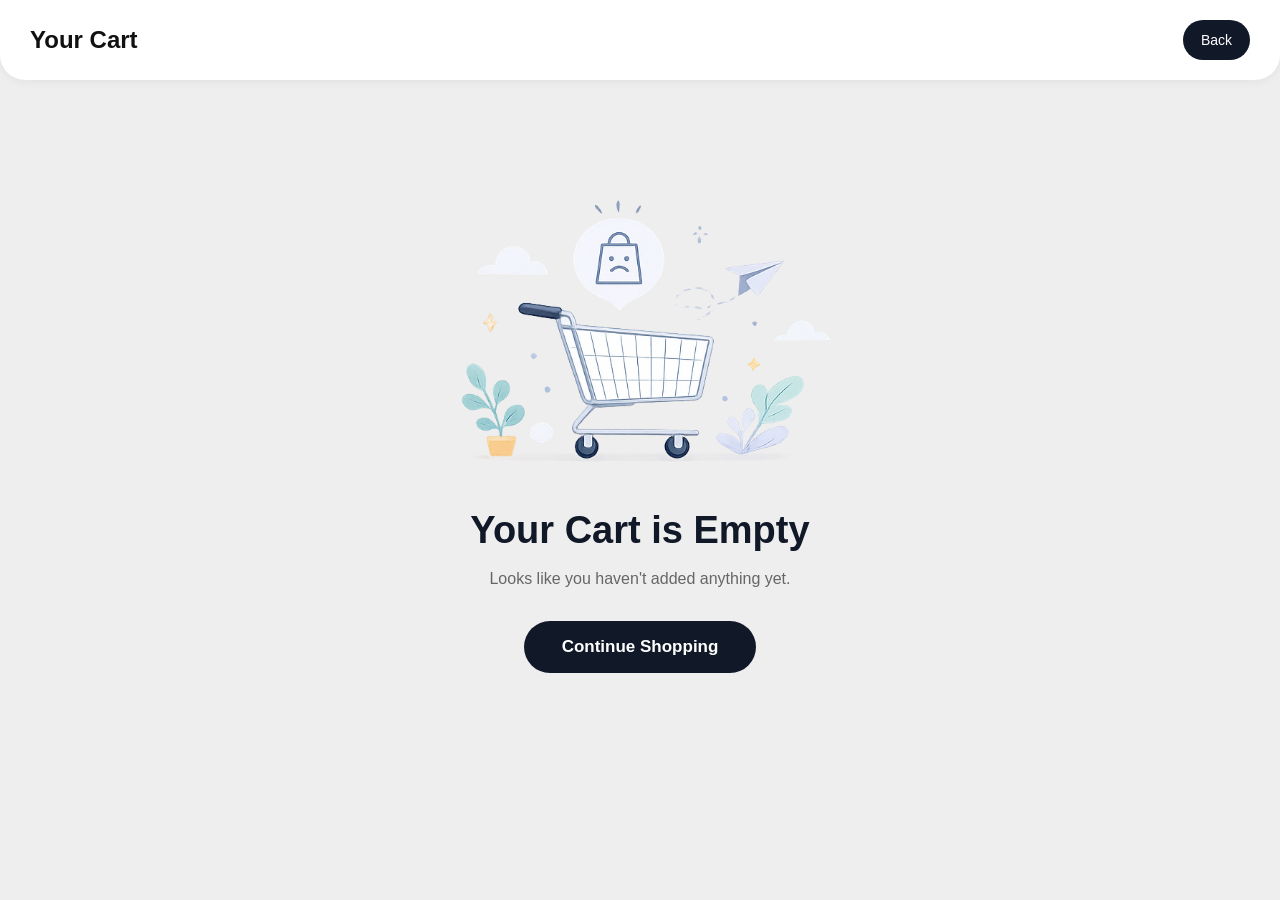
<file: cart.html>
<!doctype html>
<html lang="en">
  <head>
    <meta charset="UTF-8" />
    <title>Your Cart</title>
    <link rel="stylesheet" href="style.css" />
    <link
      rel="stylesheet"
      href="https://cdnjs.cloudflare.com/ajax/libs/font-awesome/6.5.1/css/all.min.css"
    />
  </head>
  <body>
    <header class="top-header">
      <h2>Your Cart</h2>
      <button class="cart-btn" onclick="goHome()">Back</button>
    </header>
    <section class="products-main">
      <div id="cart-container"></div>
    </section>

    <div id="cart-summary">
      <h2 class="total-text">Total: ₹<span id="total">0</span></h2>

      <div class="checkout-wrapper">
        <button class="checkout-btn" onclick="checkout()">Checkout</button>
      </div>
    </div>
    <div id="toast"></div>

    <script>
      const loggedEmail = localStorage.getItem("loggedUserEmail") || "guest";

      const CART_KEY = `cart_${loggedEmail}`;

      const WISHLIST_KEY = `wishlist_${loggedEmail}`;

      function goHome() {
        window.location.href = "index.html";
      }

      let cart = JSON.parse(localStorage.getItem(CART_KEY)) || [];
      function displayCart() {
        const summary = document.getElementById("cart-summary");
        const container = document.getElementById("cart-container");
        const totalEl = document.getElementById("total");
        container.innerHTML = "";
        let sum = 0;
        if (cart.length === 0) {
          summary.style.display = "none";
          container.innerHTML = `
    <div class="empty-cart">
        <img 
        src="images/cartempty.png"
        alt="Empty Cart">
        <h2>Your Cart is Empty</h2>
        <p>
            Looks like you haven't added anything yet.
        </p>
        <button onclick="goHome()" class="continue-btn">
            Continue Shopping
        </button>
    </div>
    `;
          totalEl.innerText = 0;
          return;
        }

        summary.style.display = "block";
        cart.forEach((item, index) => {
          const stars = getStars(item.rating);
          container.innerHTML += `
        <div class="product"
             onclick="viewProduct(${item.id})">
            <img src="${item.image}">
            <h3 style="margin-top:20px;">${item.name}</h3>
            <div class="price-row" style="margin-top:12px;">
                <h2 style="font-size:30px;">₹${item.price}</h2>
                <span class="old-price">
                    ₹${item.oldPrice}
                </span>
            </div>
            <span class="discount" >
                ${item.discount}% OFF
            </span>
            <div class="rating-row" style="margin-top:5px;">
                <div class="stars">${stars}</div>
                    <span style="font-size:14px;">${item.rating}</span>
                    <span style="font-size:14px;">(${item.reviews} Reviews)</span>
                </div>
            <div class="quantity">
                <button onclick="event.stopPropagation(); decreaseQty(${index})">-</button>
                <span>${item.quantity}</span>
                <button onclick="event.stopPropagation(); increaseQty(${index})">+</button>
            </div>
            <button class="remove-btn" onclick="event.stopPropagation(); removeItem(${index})">
                Remove
            </button>
        </div>
        `;
          sum += item.price * item.quantity;
        });
        totalEl.innerText = sum;
      }

      function getStars(rating) {
        const fullStars = Math.floor(rating);
        const hasHalfStar = rating % 1 !== 0;
        let stars = "";
        for (let i = 0; i < fullStars; i++) {
          stars += `<i class="fa-solid fa-star"></i>`;
        }
        if (hasHalfStar) {
          stars += `<i class="fa-solid fa-star-half-stroke"></i>`;
        }
        return stars;
      }

      function viewProduct(id) {
        window.location.href = `product.html?id=${id}`;
      }

      function increaseQty(i) {
        cart[i].quantity++;
        saveCart();
      }

      function decreaseQty(i) {
        if (cart[i].quantity > 1) {
          cart[i].quantity--;
        } else {
          cart.splice(i, 1);
        }
        saveCart();
      }

      function removeItem(i) {
        cart.splice(i, 1);
        saveCart();
      }

      function saveCart() {
        localStorage.setItem(CART_KEY, JSON.stringify(cart));
        displayCart();
      }

      function checkout() {
        window.location.href = "checkout.html";
      }

      function showToast(msg) {
        const t = document.getElementById("toast");
        t.innerText = msg;
        t.className = "show";
        setTimeout(() => (t.className = ""), 2000);
      }

      displayCart();
    </script>
  </body>
</html>
</file>
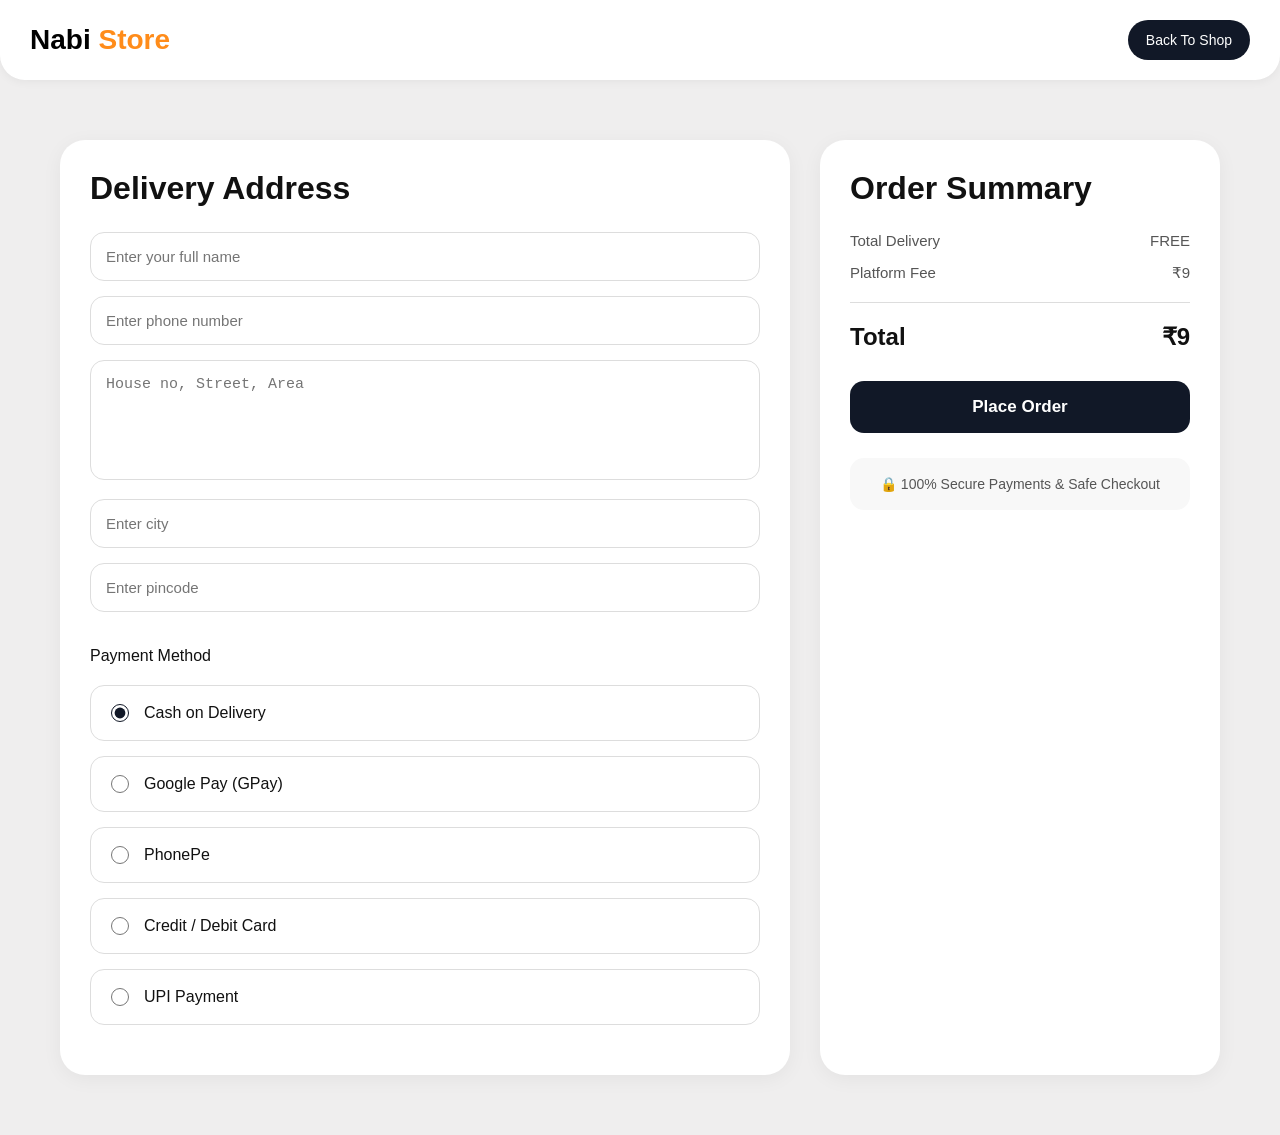
<file: checkout.html>
<!doctype html>
<html lang="en">
  <head>
    <meta charset="UTF-8" />
    <meta name="viewport" content="width=device-width, initial-scale=1.0" />
    <title>Checkout - Nabi Store</title>

    <link rel="stylesheet" href="style.css" />

    <style>
      .checkout-page {
        max-width: 1200px;
        margin: 40px auto;
        padding: 20px;
        display: grid;
        grid-template-columns: 1fr 400px;
        gap: 30px;
      }

      .checkout-left,
      .checkout-right {
        background: white;
        border-radius: 25px;
        padding: 30px;
        box-shadow: 0 4px 20px rgba(0, 0, 0, 0.05);
      }

      .checkout-title {
        font-size: 32px;
        margin-bottom: 25px;
        font-weight: 700;
      }

      .form-group {
        margin-bottom: 20px;
      }

      .form-group input,
      .form-group textarea {
        width: 100%;
        padding: 15px;
        border: 1px solid #ddd;
        border-radius: 14px;
        outline: none;
        font-size: 15px;
        margin-bottom: 15px;
        transition: 0.3s;
      }

      .form-group input:focus,
      .form-group textarea:focus {
        border-color: #111827;
      }

      .form-group textarea {
        resize: none;
        height: 120px;
      }

      .payment-methods {
        display: flex;
        flex-direction: column;
        gap: 15px;
        margin-top: 20px;
      }

      .payment-option {
        border: 1px solid #ddd;
        border-radius: 14px;
        padding: 18px 20px;

        display: flex;
        align-items: center;

        gap: 15px;

        cursor: pointer;

        transition: 0.3s;
      }

      .payment-option:hover {
        border-color: #111827;
        background: #f9f9f9;
      }

      .payment-option input[type="radio"] {
        width: 18px;
        height: 18px;

        margin: 0;

        accent-color: #111827;

        cursor: pointer;

        flex-shrink: 0;
      }

      .payment-option span {
        display: flex;
        align-items: center;

        font-size: 17px;
        font-weight: 500;

        color: #111827;

        line-height: 1.2;
      }

      .order-summary-item {
        display: flex;
        justify-content: space-between;
        margin-top: 15px;
        color: #555;
        font-size: 15px;
      }

      .summary-total {
        border-top: 1px solid #ddd;
        margin-top: 20px;
        padding-top: 20px;
        display: flex;
        justify-content: space-between;
        font-size: 24px;
        font-weight: 700;
      }

      .place-order-btn {
        width: 100%;
        margin-top: 30px;
        padding: 16px;
        border: none;
        border-radius: 14px;
        background: #111827;
        color: white;
        font-size: 17px;
        cursor: pointer;
        font-weight: 700;
        transition: 0.3s;
      }

      .place-order-btn:hover {
        background: black;
        transform: translateY(-2px);
      }

      .secure-box {
        margin-top: 25px;
        background: #f8f8f8;
        padding: 18px;
        border-radius: 14px;
        text-align: center;
        color: #555;
        font-size: 14px;
      }

      .checkout-product {
        display: flex;
        justify-content: space-between;
        align-items: center;
        gap: 15px;
        padding: 18px 0;
        border-bottom: 1px solid #eee;
      }

      .checkout-product-left {
        display: flex;
        align-items: center;
        gap: 15px;
        flex: 1;
      }

      .checkout-product-img {
        width: 85px;
        height: 85px;
        object-fit: cover;
        border-radius: 14px;
        background: #f5f5f5;
        border: 1px solid #eee;
        padding: 5px;
      }

      .checkout-product h4 {
        font-size: 16px;
        margin-bottom: 6px;
        color: #111827;
      }

      .checkout-product p {
        color: #666;
        font-size: 14px;
        margin-bottom: 6px;
      }

      .checkout-price {
        font-size: 18px;
        font-weight: 700;
        color: #111827;
        min-width: 90px;
        text-align: right;
      }

      .free-delivery {
        color: green;
        font-size: 13px;
        font-weight: 600;
      }

      .paid-delivery {
        color: #d11a2a;
        font-size: 13px;
        font-weight: 600;
      }

      .checkout-qty {
        display: flex;
        align-items: center;
        gap: 8px;
        margin: 8px 0px;
      }

      .checkout-qty button {
        background: #f3f4f6;
        border: none;
        width: 22px;
        height: 22px;
        border-radius: 5px;
      }

      .checkout-qty button:hover {
        background: #e3e4e4;
        border-color: #9ca3af;
      }

      .checkout-qty span {
        min-width: 25px;
        text-align: center;
        font-size: 15px;
        font-weight: 600;
        color: #111827;
      }

      .remove-item-btn {
        background: none !important;
        border: none !important;
        color: #6b7280 !important;
        padding: 0 !important;
        margin-left: 8px;
        font-size: 14px !important;
        font-weight: 500;
        width: auto !important;
        height: auto !important;
        cursor: pointer;
      }

      .remove-item-btn:hover {
        color: #dc2626 !important;
        text-decoration: underline;
      }

      @media (max-width: 900px) {
        .checkout-page {
          grid-template-columns: 1fr;
        }
      }

      @media (max-width: 768px) {
        .checkout-page {
          padding: 15px;
        }

        .checkout-left,
        .checkout-right {
          padding: 20px;
        }

        .checkout-title {
          font-size: 26px;
        }

        .summary-total {
          font-size: 20px;
        }

        .checkout-product {
          align-items: flex-start;
        }

        .checkout-product-img {
          width: 70px;
          height: 70px;
        }

        .checkout-price {
          font-size: 16px;
        }
      }
    </style>
  </head>
  <div id="toast"></div>
  <body>
    <header class="top-header">
      <div class="logo">
        <span class="black">Nabi</span>
        <span class="orange">Store</span>
      </div>

      <button class="cart-btn" onclick="goHome()">Back To Shop</button>
    </header>

    <div class="checkout-page">
      <div class="checkout-left">
        <h1 class="checkout-title">Delivery Address</h1>
        <div class="form-group">
          <input type="text" id="fullName" placeholder="Enter your full name" />
          <input type="tel" id="phone" placeholder="Enter phone number" />
          <textarea
            id="address"
            placeholder="House no, Street, Area"
          ></textarea>
          <input type="text" id="city" placeholder="Enter city" />
          <input type="text" id="pincode" placeholder="Enter pincode" />
        </div>

        <div class="form-group">
          <label>Payment Method</label>

          <div class="payment-methods">
            <label class="payment-option">
              <input type="radio" name="payment" checked />
              Cash on Delivery
            </label>

            <label class="payment-option">
              <input type="radio" name="payment" />
              Google Pay (GPay)
            </label>

            <label class="payment-option">
              <input type="radio" name="payment" />
              PhonePe
            </label>

            <label class="payment-option">
              <input type="radio" name="payment" />
              Credit / Debit Card
            </label>

            <label class="payment-option">
              <input type="radio" name="payment" />
              UPI Payment
            </label>
          </div>
        </div>
      </div>

      <div class="checkout-right">
        <h1 class="checkout-title">Order Summary</h1>
        <div id="summary-items"></div>
        <div class="order-summary-item">
          <span>Total Delivery</span>
          <span id="delivery-total">₹0</span>
        </div>
        <div class="order-summary-item">
          <span>Platform Fee</span>
          <span>₹9</span>
        </div>
        <div class="summary-total">
          <span>Total</span>
          <span id="final-total">₹0</span>
        </div>
        <button class="place-order-btn" onclick="placeOrder()">
          Place Order
        </button>
        <div class="secure-box">🔒 100% Secure Payments & Safe Checkout</div>
      </div>
    </div>

    <script>
      const loggedEmail = localStorage.getItem("loggedUserEmail") || "guest";

      const CART_KEY = `cart_${loggedEmail}`;

      const cart = JSON.parse(localStorage.getItem(CART_KEY)) || [];

      const savedUser = JSON.parse(localStorage.getItem("nabiUser"));

      if (savedUser) {
        document.getElementById("fullName").value = savedUser.name || "";
        document.getElementById("phone").value = savedUser.phone || "";
      }

      const summaryContainer = document.getElementById("summary-items");

      let subtotal = 0;
      let deliveryTotal = 0;

      cart.forEach((item) => {
        subtotal += item.price * item.quantity;

        let deliveryCharge = 0;

        if (item.delivery && !item.delivery.freeDelivery) {
          deliveryCharge = Math.floor(Math.random() * 51) + 30;

          deliveryTotal += deliveryCharge;
        }
        summaryContainer.innerHTML += `
          <div class="checkout-product">
              <div class="checkout-product-left">
                  <img src="${item.image}" class="checkout-product-img">
                  <div>
                      <h4>${item.name}</h4>
                      <div class="checkout-qty">

                          <button onclick="decreaseQty(${item.id})">−</button>

                          <span>${item.quantity}</span>

                          <button onclick="increaseQty(${item.id})">+</button>

                          <button class="remove-item-btn"
                                  onclick="removeItem(${item.id})">
                              Remove
                          </button>

                      </div>
                      ${
                        item.delivery && item.delivery.freeDelivery
                          ? `<span class="free-delivery">
                              Free Delivery
                          </span>`
                          : `<span class="paid-delivery">
                              Delivery Charge: ₹${deliveryCharge}
                          </span>`
                      }
                  </div>
              </div>
              <div class="checkout-price">
                  ₹${item.price * item.quantity}
              </div>
          </div>
          `;
      });

      const platformFee = 9;

      const finalTotal = subtotal + platformFee + deliveryTotal;

      document.getElementById("delivery-total").innerText =
        deliveryTotal === 0 ? "FREE" : `₹${deliveryTotal}`;

      document.getElementById("final-total").innerText = `₹${finalTotal}`;

      function goHome() {
        window.location.href = "index.html";
      }

      function showToast(message) {
        const toast = document.getElementById("toast");
        toast.innerText = message;
        toast.classList.add("show");
        setTimeout(() => {
          toast.classList.remove("show");
        }, 2500);
      }

      function increaseQty(id) {
        const item = cart.find((p) => p.id === id);

        if (item) {
          item.quantity++;

          localStorage.setItem(CART_KEY, JSON.stringify(cart));

          location.reload();
        }
      }

      function decreaseQty(id) {
        const item = cart.find((p) => p.id === id);

        if (item) {
          if (item.quantity > 1) {
            item.quantity--;
          } else {
            cart.splice(cart.indexOf(item), 1);
          }

          localStorage.setItem(CART_KEY, JSON.stringify(cart));

          location.reload();
        }
      }

      function removeItem(id) {
        const updatedCart = cart.filter((item) => item.id !== id);

        localStorage.setItem(CART_KEY, JSON.stringify(updatedCart));

        location.reload();
      }

      function placeOrder() {
        const fullName = document.getElementById("fullName").value.trim();

        const city = document.getElementById("city").value.trim();

        const pincode = document.getElementById("pincode").value.trim();

        const address = document.getElementById("address").value.trim();

        if (!address || !city || !pincode) {
          showToast("Please fill address details");
          return;
        }

        // GET PAYMENT METHOD

        const payment = document.querySelector('input[name="payment"]:checked');

        let paymentMethod = "Cash On Delivery";

        if (payment) {
          paymentMethod = payment.parentElement.innerText.trim();
        }

        const ORDER_KEY = `orders_${loggedEmail}`;

        let orders = JSON.parse(localStorage.getItem(ORDER_KEY)) || [];

        const order = {
          orderId: "NABI" + Date.now(),

          date: new Date().toLocaleString(),

          status: "Ordered",

          products: cart,

          total: finalTotal,

          address: address,

          city: city,

          pincode: pincode,

          customer: fullName,

          payment: paymentMethod, // <-- ADDED
        };

        orders.unshift(order);

        localStorage.setItem(ORDER_KEY, JSON.stringify(orders));

        localStorage.removeItem(CART_KEY);

        window.location.href = "success.html";
      }
    </script>
  </body>
</html>
</file>
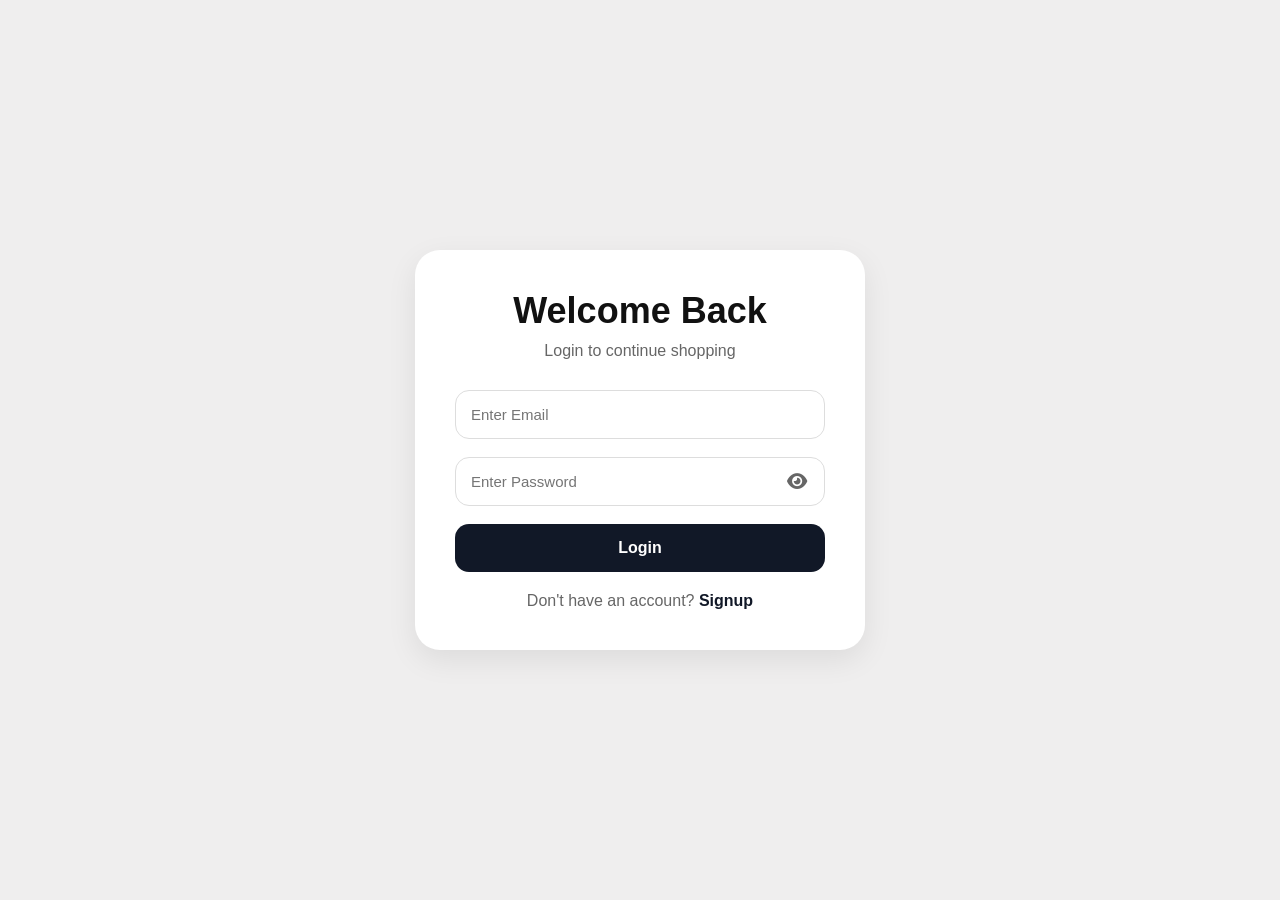
<file: login.html>
<!doctype html>
<html lang="en">
  <head>
    <meta charset="UTF-8" />
    <meta name="viewport" content="width=device-width, initial-scale=1.0" />
    <title>Login - Nabi Store</title>

    <link rel="stylesheet" href="style.css" />
    <link
      rel="stylesheet"
      href="https://cdnjs.cloudflare.com/ajax/libs/font-awesome/6.5.1/css/all.min.css"
    />
    <style>
      .auth-page {
        min-height: 100vh;
        display: flex;
        justify-content: center;
        align-items: center;
        padding: 40px 20px;
      }

      .auth-container {
        width: 100%;
        max-width: 450px;
        background: white;
        padding: 40px;
        border-radius: 25px;
        box-shadow: 0 10px 30px rgba(0, 0, 0, 0.08);
      }

      .auth-container h1 {
        text-align: center;
        margin-bottom: 10px;
        font-size: 36px;
      }

      .auth-container p {
        text-align: center;
        color: #666;
        margin-bottom: 30px;
      }

      .auth-form {
        display: flex;
        flex-direction: column;
        gap: 18px;
      }

      .auth-form input {
        width: 100%;
        padding: 15px;
        border: 1px solid #ddd;
        border-radius: 14px;
        outline: none;
        font-size: 15px;
      }

      .auth-form input:focus {
        border-color: #111827;
      }

      .auth-btn {
        background: #111827;
        color: white;
        border: none;
        padding: 15px;
        border-radius: 14px;
        cursor: pointer;
        font-size: 16px;
        font-weight: 600;
      }

      .auth-btn:hover {
        background: black;
      }

      .auth-bottom {
        margin-top: 20px;
        text-align: center;
        color: #666;
      }

      .auth-bottom a {
        color: #111827;
        font-weight: 700;
        text-decoration: none;
      }

      @media (max-width: 768px) {
        .auth-container {
          padding: 30px 20px;
        }

        .auth-container h1 {
          font-size: 30px;
        }
      }
    </style>
  </head>

  <body>
    <div class="auth-page">
      <div class="auth-container">
        <h1>Welcome Back</h1>

        <p>Login to continue shopping</p>

        <form class="auth-form" onsubmit="loginUser(event)">
          <input
            type="email"
            id="loginEmail"
            placeholder="Enter Email"
            required
          />

          <div class="password-box">
            <input
              type="password"
              id="loginPassword"
              placeholder="Enter Password"
              required
            />

            <i
              class="fa-solid fa-eye"
              id="toggleLoginPassword"
              onclick="toggleLoginPassword()"
            ></i>
          </div>

          <button class="auth-btn">Login</button>
        </form>

        <div class="auth-bottom">
          Don't have an account?
          <a href="signup.html">Signup</a>
        </div>
      </div>
    </div>
    <div id="auth-toast"></div>
    <script>
      function toggleLoginPassword() {
        const password = document.getElementById("loginPassword");

        const icon = document.getElementById("toggleLoginPassword");

        if (password.type === "password") {
          password.type = "text";

          icon.classList.remove("fa-eye");

          icon.classList.add("fa-eye-slash");
        } else {
          password.type = "password";

          icon.classList.remove("fa-eye-slash");

          icon.classList.add("fa-eye");
        }
      }

      function showToast(message, type = "success") {
        const toast = document.getElementById("auth-toast");

        toast.innerText = message;

        toast.className = "";
        toast.classList.add(type);
        toast.classList.add("show");

        setTimeout(() => {
          toast.classList.remove("show");
        }, 2500);
      }

      function loginUser(event) {
        event.preventDefault();

        const email = document.getElementById("loginEmail").value.trim();

        const password = document.getElementById("loginPassword").value.trim();

        const users = JSON.parse(localStorage.getItem("nabiUsers")) || [];

        const savedUser = users.find((user) => user.email === email);

        if (!savedUser) {
          showToast("Email not registered", "error");

          return;
        }

        if (password === savedUser.password) {
          localStorage.setItem("loggedIn", "true");

          localStorage.setItem("loggedUserName", savedUser.name);
          localStorage.setItem("loggedUserEmail", savedUser.email);

          showToast("Login Successful!");

          setTimeout(() => {
            window.location.href = "index.html";
          }, 1500);
        } else {
          if (email !== savedUser.email) {
            showToast("Email not registered", "error");
          } else if (password !== savedUser.password) {
            showToast("Wrong password", "error");
          }
        }
      }
    </script>
  </body>
</html>
</file>
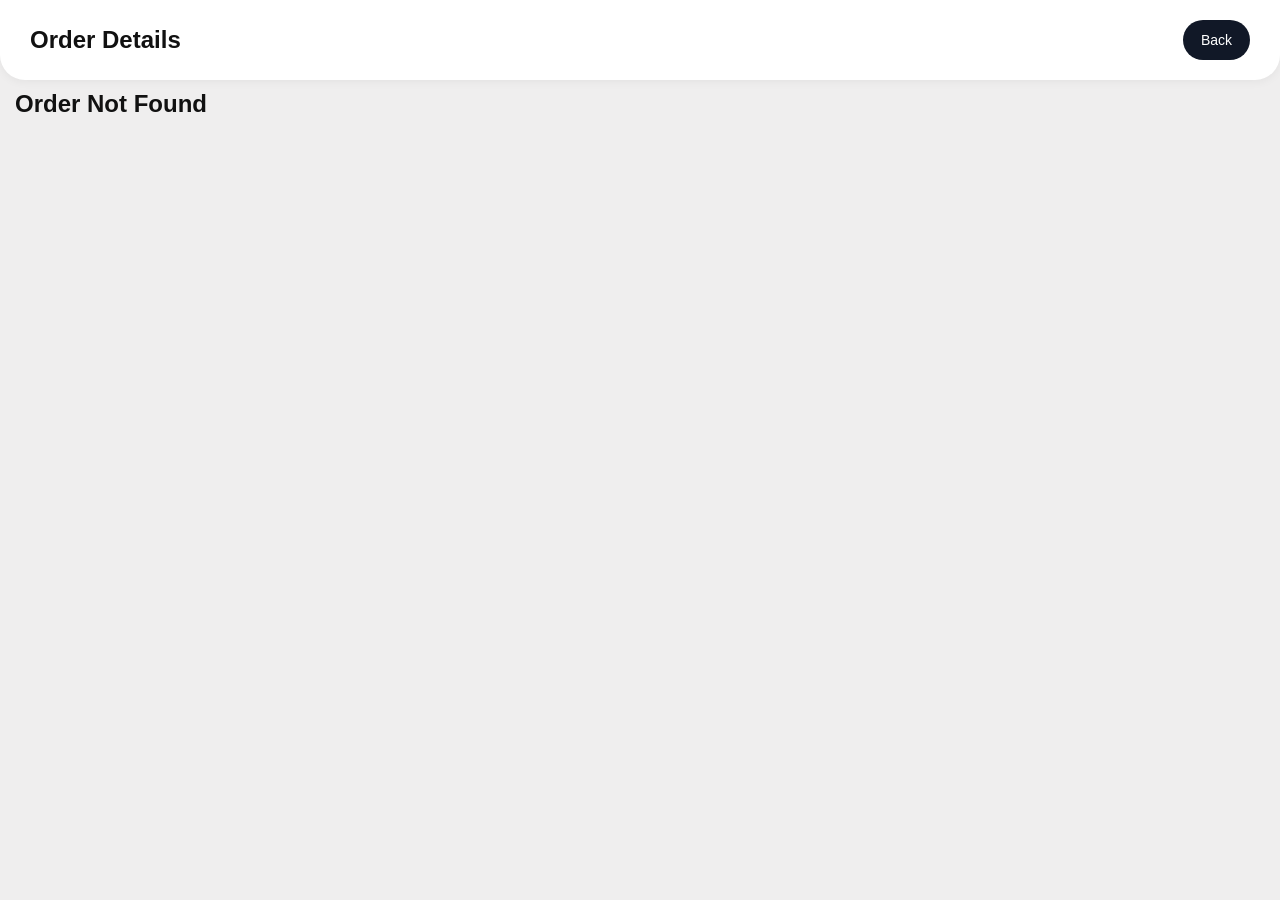
<file: order-details.html>
<!doctype html>
<html lang="en">
  <head>
    <meta charset="UTF-8" />
    <meta name="viewport" content="width=device-width, initial-scale=1.0" />
    <title>Order Details</title>
    <link rel="stylesheet" href="style.css" />

    <style>
      .order-details-page {
        max-width: 1250px;
        margin: 10px auto;
      }

      .details-card {
        background: white;
        padding: 28px;
        border-radius: 24px;
        box-shadow: 0 8px 25px rgba(0, 0, 0, 0.08);
        display: grid;
        grid-template-columns: 1fr 1fr 280px;
        gap: 25px;
        align-items: start;
      }

      .details-card h2 {
        margin-bottom: 20px;
      }

      .order-info p {
        margin: 10px 0;
        color: #000000;
        line-height: 1.4;
      }

      .products-list h3 {
        margin-bottom: 15px;
      }

      .product-row {
        display: flex;
        align-items: center;
        gap: 15px;
        padding: 15px 0;
        border-bottom: 1px solid #eee;
      }

      .product-row img {
        width: 75px;
        height: 75px;
        object-fit: cover;
        border-radius: 14px;
        cursor: pointer;
        transition: 0.25s;
      }

      .product-row img:hover {
        transform: scale(1.08);
      }

      .product-row h4 {
        margin: 0 0 6px;
        color: #111827;
      }

      .product-row p {
        margin: 3px 0;
        color: #555;
      }

      .timeline {
        display: flex;
        flex-direction: column;
        gap: 12px;
        margin-top: 10px;
      }

      .step {
        background: #e5e7eb;
        color: #6b7280;
        padding: 16px;
        border-radius: 16px;
        font-weight: 600;
        position: relative;
        transition: 0.3s;
      }

      .step.completed {
        background: #d1fae5;
        color: #047857;
      }

      .step.current {
        background: #10b981;
        color: white;
        transform: scale(1.05);
        box-shadow: 0 10px 25px rgba(16, 185, 129, 0.4);
      }

      .step.pending {
        background: #f3f4f6;
        color: #9ca3af;
      }

      .step small {
        display: block;
        margin-top: 5px;
        font-size: 12px;
        font-weight: 500;
      }

      .total-box {
        grid-column: 1 / 4;
        margin-top: 10px;
        padding-top: 20px;
        border-top: 1px solid #eee;
        font-size: 24px;
        font-weight: 700;
      }

      .review-btn {
        margin-top: 20px;
        border: none;
        padding: 14px 25px;
        border-radius: 12px;
        background: #111827;
        color: white;
        cursor: pointer;
      }

      .review-modal {
        position: fixed;
        inset: 0;
        background: rgba(0, 0, 0, 0.5);
        display: none;
        justify-content: center;
        align-items: center;
      }

      .review-box {
        background: white;
        width: 350px;
        padding: 25px;
        border-radius: 20px;
      }

      .review-box select,
      .review-box textarea {
        width: 100%;
        margin-top: 10px;
        padding: 10px;
      }

      .review-box textarea {
        height: 120px;
        resize: none;
      }

      .review-box button {
        width: 100%;
        margin-top: 15px;
        padding: 12px;
        border: none;
        border-radius: 10px;
        background: #111827;
        color: white;
      }

      @media (max-width: 900px) {
        .details-card {
          grid-template-columns: 1fr;
        }

        .timeline {
          margin-top: 20px;
        }
      }

      @media (max-width: 600px) {
        .product-row {
          flex-direction: column;
          align-items: flex-start;
        }

        .product-row img {
          width: 90px;
          height: 90px;
        }
      }
    </style>
  </head>

  <body>
    <header class="top-header">
      <h2>Order Details</h2>

      <button class="cart-btn" onclick="history.back()">Back</button>
    </header>

    <div class="order-details-page">
      <div id="order-details"></div>
    </div>

    <div class="review-modal" id="reviewModal">
      <div class="review-box">
        <h3>Rate Your Order</h3>

        <select id="rating">
          <option value="5">⭐⭐⭐⭐⭐</option>
          <option value="4">⭐⭐⭐⭐</option>
          <option value="3">⭐⭐⭐</option>
          <option value="2">⭐⭐</option>
          <option value="1">⭐</option>
        </select>

        <textarea id="reviewText" placeholder="Write your review"> </textarea>

        <button onclick="submitReview()">Submit Review</button>
      </div>
    </div>

    <script>
      const loggedEmail = localStorage.getItem("loggedUserEmail") || "guest";

      const ORDER_KEY = `orders_${loggedEmail}`;

      const params = new URLSearchParams(window.location.search);

      const orderId = params.get("id");

      const orders = JSON.parse(localStorage.getItem(ORDER_KEY)) || [];

      const order = orders.find((o) => o.orderId === orderId);

      const details = document.getElementById("order-details");

      if (!order) {
        details.innerHTML = "<h2>Order Not Found</h2>";
      } else {
        let productsHTML = "";

        order.products.forEach((item) => {
          productsHTML += `

        <div class="product-row">

            <img 
            src="${item.image}"
            onclick="goProduct(${item.id})">

            <div>
                <h4>${item.name}</h4>
                <p>Qty: ${item.quantity}</p>
                <p>₹${item.price}</p>
            </div>
        </div>
        `;
        });

        const steps = [
          {
            name: "Ordered",
            days: 0,
          },
          {
            name: "Packed",
            days: 1,
          },
          {
            name: "Shipped",
            days: 3,
          },
          {
            name: "Out For Delivery",
            days: 5,
          },
          {
            name: "Delivered",
            days: 7,
          },
        ];

        const today = new Date();
        today.setHours(0, 0, 0, 0);
        let currentIndex = 0;
        steps.forEach((step, index) => {
          let stepDate = new Date(order.date);
          stepDate.setDate(stepDate.getDate() + step.days);
          stepDate.setHours(0, 0, 0, 0);
          if (stepDate <= today) {
            currentIndex = index;
          }
        });

        let timelineHTML = "";
        steps.forEach((step, index) => {
          let date = new Date(order.date);
          date.setDate(date.getDate() + step.days);
          let formatted = date.toLocaleDateString();
          timelineHTML += `

            <div class="
            step
            ${
            index < currentIndex
                ? "completed"
                : index === currentIndex
                ? "current"
                : "pending"
            }
            ">
            ${step.name}

            <small>
            ${formatted}
            </small>

            </div>
            `;
        });

        details.innerHTML = `

       <div class="details-card">
        <div class="order-info">
        <h2>
            Order #${order.orderId}
        </h2>
        <br>
            <p>
                <strong>Date:</strong>
                ${order.date}
            </p>

            <p>
                <strong>Status:</strong>
                ${order.status}
            </p>

            <p>
                <strong>Customer:</strong>
                ${order.customer}
            </p>

            <p>
                <strong>Address:</strong>
                ${order.address},
                ${order.city},
                ${order.pincode}
            </p>

            <p>
                <strong>Payment:</strong>
                ${order.payment}
            </p>

        </div>

        <div class="products-list">

            <h3>Products</h3>

            ${productsHTML}

        </div>

        <div class="timeline">

            ${timelineHTML}

        </div>

        <div class="total-box">

            Total: ₹${order.total}

        </div>

        ${
          order.status === "Delivered"
            ? `
            <button
            class="review-btn"
            onclick="openReview()">

                Rate & Review

            </button>
            `
            : ""
        }

    </div>
    `;
      }

      function openReview() {
        document.getElementById("reviewModal").style.display = "flex";
      }

      function submitReview() {
        const rating = document.getElementById("rating").value;

        const comment = document.getElementById("reviewText").value;

        let reviews = JSON.parse(localStorage.getItem("reviews")) || [];

        reviews.push({
          orderId: order.orderId,

          rating,

          comment,

          date: new Date().toLocaleString(),
        });

        localStorage.setItem("reviews", JSON.stringify(reviews));

        alert("Review Submitted");

        document.getElementById("reviewModal").style.display = "none";
      }
      function goProduct(id) {
        window.location.href = "product.html?id=" + id;
      }
    </script>
  </body>
</html>
</file>
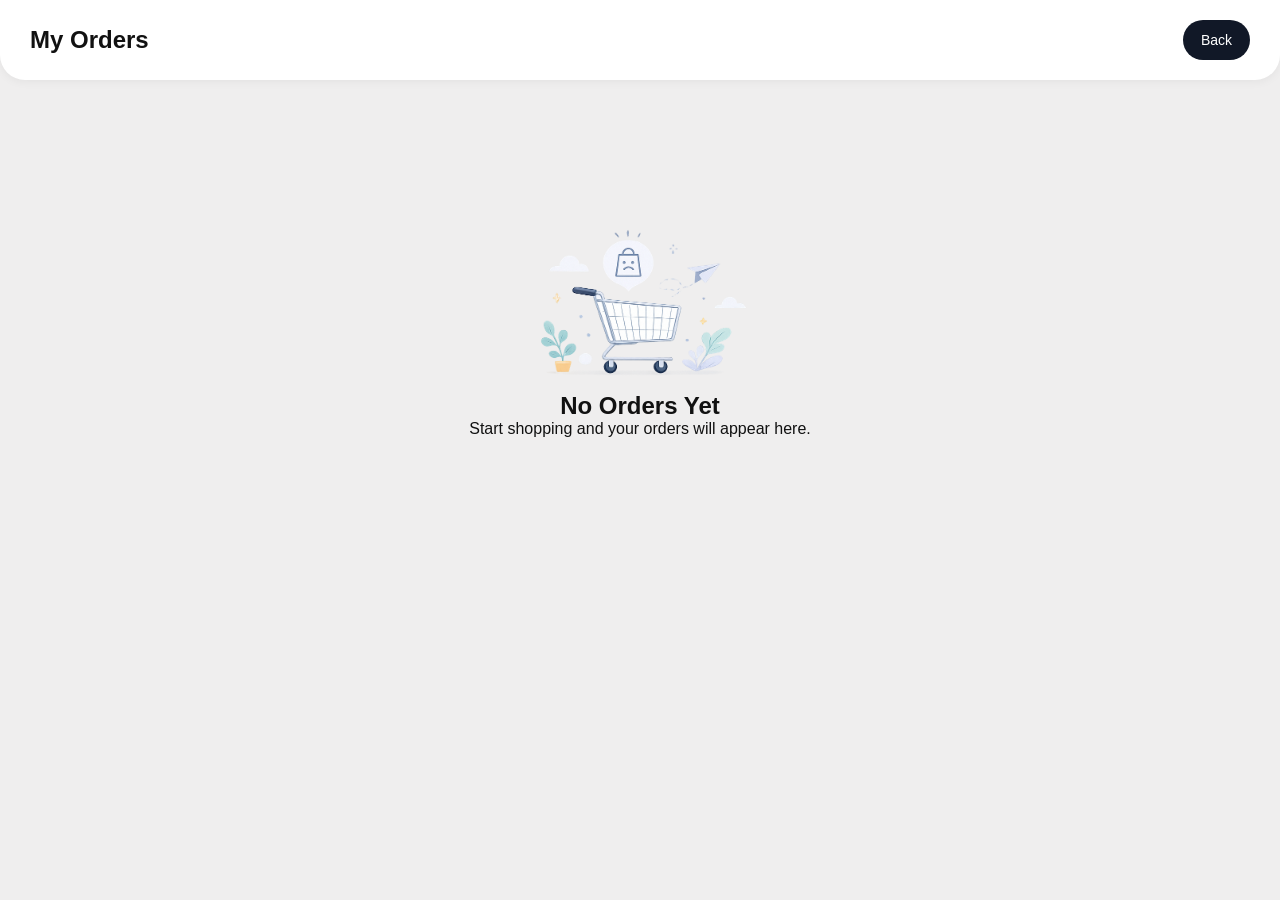
<file: order.html>
<!doctype html>
<html lang="en">
  <head>
    <meta charset="UTF-8" />
    <title>My Orders</title>

    <link rel="stylesheet" href="style.css" />

    <style>
      .orders-page {
        max-width: 1200px;
        margin: 40px auto;
        padding: 20px;
      }

      .order-card {
        background: white;
        border-radius: 20px;
        padding: 25px;
        margin-bottom: 25px;
        box-shadow: 0 3px 15px rgba(0, 0, 0, 0.08);
      }

      .order-header {
        display: flex;
        justify-content: space-between;
        flex-wrap: wrap;
        gap: 10px;
        margin-bottom: 20px;
      }

      .order-id {
        font-weight: 700;
      }

      .order-date {
        color: #777;
      }

      .order-status {
        color: green;
        font-weight: 700;
      }

      .order-products {
        display: flex;
        gap: 20px;
        flex-wrap: wrap;
        margin-top: 15px;
      }

      .order-item {
        width: 260px;

        display: flex;
        flex-direction: column;
        align-items: center;

        gap: 10px;

        padding: 15px;

        border: 1px solid #eee;
        border-radius: 16px;

        background: #fafafa;

        transition: 0.25s;
      }

      .order-item:hover {
        transform: translateY(-4px);

        box-shadow: 0 8px 20px rgba(0, 0, 0, 0.08);
      }

      .order-item img {
        width: 130px;
        height: 130px;

        object-fit: cover;

        border-radius: 14px;
      }

      .order-item h4 {
        margin: 0;

        font-size: 16px;

        text-align: center;
      }

      .order-item p {
        margin: 3px;

        color: #555;
      }

      .item-buy-btn {
        margin-top: 5px;

        border: none;

        background: #111827;

        color: white;

        padding: 8px 18px;

        border-radius: 10px;

        cursor: pointer;
      }

      .order-total {
        margin-top: 15px;
        font-size: 22px;
        font-weight: 700;
      }

      .order-buttons {
        display: flex;
        gap: 10px;
        flex-wrap: wrap;
        margin-top: 20px;
      }

      .order-buttons button {
        border: none;
        padding: 10px 18px;
        border-radius: 10px;
        cursor: pointer;
      }

      .buy-btn {
        background: #111827;
        color: white;
      }

      .cancel-btn {
        background: #dc2626;
        color: white;
      }

      .details-btn {
        background: #f3f4f6;
      }

      .empty-orders {
        text-align: center;
        padding: 80px 20px;
      }

      .empty-orders img {
        width: 250px;
      }
      .product-img-click {
        cursor: pointer;
        transition: 0.2s;
      }

      .product-img-click:hover {
        transform: scale(1.05);
      }

      .item-buy-btn {
        margin-top: 8px;
        border: none;
        background: #111827;
        color: white;
        padding: 6px 14px;
        border-radius: 8px;
        cursor: pointer;
        font-size: 13px;
      }

      .item-buy-btn:hover {
        background: black;
      }

      .cancel-modal {
        position: fixed;
        inset: 0;
        background: rgba(0, 0, 0, 0.5);
        display: none;
        justify-content: center;
        align-items: center;
        z-index: 1000;
      }

      .cancel-box {
        width: 500px;
        background: white;
        padding: 25px;
        border-radius: 20px;
      }

      .cancel-box h3 {
        margin-bottom: 30px;
      }

      .cancel-item {
        display: flex;
        align-items: center;
        gap: 15px;
        margin: 15px 0;
      }

      .cancel-item img {
        width: 50px;
        height: 50px;
        object-fit: cover;
        border-radius: 8px;
      }

      .cancel-actions {
        display: flex;
        gap: 15px;
        margin-top: 30px;
      }

      .cancel-actions button {
        flex: 1;
        padding: 12px;
        border: none;
        border-radius: 10px;
        cursor: pointer;
      }

      .cancel-all {
        background: #dc2626;
        color: white;
      }

      .cancel-selected {
        background: #111827;
        color: white;
      }

      .close-cancel {
        background: #eee;
      }
    </style>
  </head>

  <body>
    <header class="top-header">
      <h2>My Orders</h2>

      <button class="cart-btn" onclick="window.location.href = 'index.html'">
        Back
      </button>
    </header>

    <div class="orders-page">
      <div id="orders-container"></div>
    </div>
    <div class="cancel-modal" id="cancelModal">
      <div class="cancel-box">
        <h3>Cancel Order</h3>

        <div id="cancel-products"></div>

        <div class="cancel-actions">
          <button class="cancel-all" onclick="cancelAllItems()">
            Cancel All
          </button>

          <button class="cancel-selected" onclick="cancelSelectedItems()">
            Cancel Selected
          </button>

          <button class="close-cancel" onclick="closeCancel()">Close</button>
        </div>
      </div>
    </div>

    <script>
      const loggedEmail = localStorage.getItem("loggedUserEmail") || "guest";

      const ORDER_KEY = `orders_${loggedEmail}`;

      const CART_KEY = `cart_${loggedEmail}`;

      const orders = JSON.parse(localStorage.getItem(ORDER_KEY)) || [];

      const container = document.getElementById("orders-container");

      if (orders.length === 0) {
        container.innerHTML = `

    <div class="empty-orders">

        <img src="images/cartempty.png">

        <h2>No Orders Yet</h2>

        <p>
            Start shopping and your orders
            will appear here.
        </p>

    </div>
    `;
      } else {
        orders.forEach((order) => {
          let productHTML = "";

          order.products.forEach((item) => {
            productHTML += `

    <div class="order-item">
    <img 
    src="${item.image}"
    class="product-img-click"
    onclick="goProduct(${item.id})">

    <div>
        <h4>${item.name}</h4>
        <p>
            Qty : ${item.quantity}
        </p>
        <p>
            ₹${item.price}
        </p>
        <button
        class="item-buy-btn"
        onclick="buySingle(${item.id})">

            Buy Again

        </button>
    </div> </div>`;});

        container.innerHTML += `

        <div class="order-card">
            <div class="order-header">
                <div>

                    <div class="order-id">
                        Order ID:
                        ${order.orderId}
                    </div>

                    <div class="order-date">
                        ${order.date}
                    </div>

                </div>
                <div class="order-status">
                    ${order.status}
                </div>

            </div>
               <div class="order-products">     ${productHTML}    </div>

            <div class="order-total">
                Total:
                ₹${order.total}
            </div>

            <div class="order-buttons">
                <button
                class="buy-btn"
                onclick="buyAgain('${order.orderId}')">
                    Buy Again
                </button>
                ${
                  order.status === "Cancelled"
                    ? `
                <button
                class="cancel-btn"
                onclick="removeOrder('${order.orderId}')">

                Remove Order

                </button>
                `
                                    : `
                <button
                class="details-btn"
                onclick="viewDetails('${order.orderId}')">

                View Details

                </button>


                <button
                class="cancel-btn"
                onclick="openCancel('${order.orderId}')">

                Cancel Order

                </button>
                `
                }

            </div>

        </div>
        `;
        });
      }

      function buyAgain(orderId) {
        const order = orders.find((o) => o.orderId === orderId);

        let cart = JSON.parse(localStorage.getItem(CART_KEY)) || [];

        order.products.forEach((item) => {
          const existing = cart.find((c) => c.id === item.id);

          if (existing) {
            existing.quantity += item.quantity;
          } else {
            cart.push(item);
          }
        });

        localStorage.setItem(CART_KEY, JSON.stringify(cart));

        window.location.href = "cart.html";
      }

      function cancelOrder(orderId) {
        let allOrders = JSON.parse(localStorage.getItem(ORDER_KEY)) || [];

        const order = allOrders.find((o) => o.orderId === orderId);

        order.status = "Cancelled";

        localStorage.setItem(ORDER_KEY, JSON.stringify(allOrders));

        location.reload();
      }

      function viewDetails(orderId) {
        window.location.href = `order-details.html?id=${orderId}`;
      }
      function goProduct(id) {
        window.location.href = "product.html?id=" + id;
      }

      function buySingle(id) {
        const orderItem = orders
          .flatMap((o) => o.products)
          .find((item) => item.id === id);

        if (!orderItem) {
          return;
        }

        let cart = JSON.parse(localStorage.getItem(CART_KEY)) || [];

        const existing = cart.find((c) => c.id === id);

        if (existing) {
          existing.quantity++;
        } else {
          cart.push({
            ...orderItem,

            quantity: 1,
          });
        }

        localStorage.setItem(CART_KEY, JSON.stringify(cart));

        window.location.href = "cart.html";
      }
      function removeOrder(orderId) {
        let allOrders = JSON.parse(localStorage.getItem(ORDER_KEY)) || [];

        allOrders = allOrders.filter((order) => order.orderId !== orderId);

        localStorage.setItem(ORDER_KEY, JSON.stringify(allOrders));

        location.reload();
      }

      let cancelOrderId = null;

      function openCancel(orderId) {
        cancelOrderId = orderId;

        const order = orders.find((o) => o.orderId === orderId);

        let html = "";

        order.products.forEach((item) => {
          html += ` <div class="cancel-item">
            <input 
            type="checkbox"
            class="cancel-check"
            value="${item.id}">

            <img src="${item.image}">
            <span>
            ${item.name}
            </span>
            </div>

            `;
        });

        document.getElementById("cancel-products").innerHTML = html;

        document.getElementById("cancelModal").style.display = "flex";
      }

      function closeCancel() {
        document.getElementById("cancelModal").style.display = "none";
      }
      function cancelAllItems() {
        let allOrders = JSON.parse(localStorage.getItem(ORDER_KEY)) || [];

        let order = allOrders.find((o) => o.orderId === cancelOrderId);

        order.status = "Cancelled";

        localStorage.setItem(ORDER_KEY, JSON.stringify(allOrders));

        location.reload();
      }
      function cancelSelectedItems() {
        let selected = [
          ...document.querySelectorAll(".cancel-check:checked"),
        ].map((x) => x.value);

        if (selected.length === 0) {
          alert("Select products");

          return;
        }

        let allOrders = JSON.parse(localStorage.getItem(ORDER_KEY)) || [];

        let order = allOrders.find((o) => o.orderId === cancelOrderId);

        order.products = order.products.filter(
          (item) => !selected.includes(String(item.id)),
        );

        if (order.products.length === 0) {
          order.status = "Cancelled";
        }

        order.total = order.products.reduce(
          (sum, item) => sum + item.price * item.quantity,
          0,
        );

        localStorage.setItem(ORDER_KEY, JSON.stringify(allOrders));

        location.reload();
      }
    </script>
  </body>
</html>
</file>
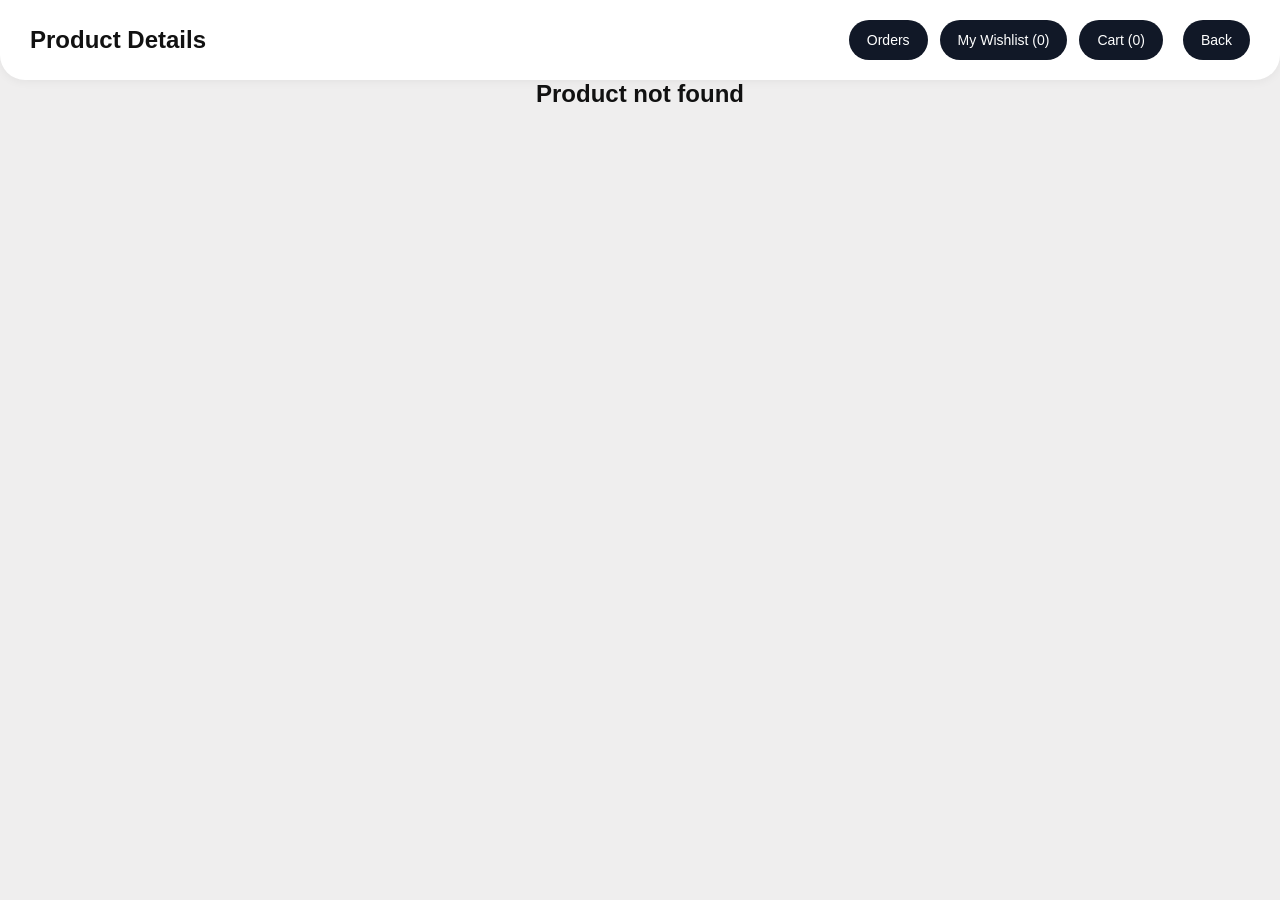
<file: product.html>
<!doctype html>
<html lang="en">
  <head>
    <meta charset="UTF-8" />
    <meta name="viewport" content="width=device-width, initial-scale=1.0" />
    <title>Product Details</title>
    <link rel="stylesheet" href="style.css" />
    <link
      rel="stylesheet"
      href="https://cdnjs.cloudflare.com/ajax/libs/font-awesome/6.5.1/css/all.min.css"
    />
  </head>

  <body>
    <header class="top-header">
      <h2>Product Details</h2>
      <div class="header-buttons details-header-buttons">
        <button class="orders-btn" onclick="goToOrders()">Orders</button>
        <button onclick="goToWishlist()" class="wishlist-btn">
          My Wishlist (<span id="wish-count">0</span>)
        </button>
        <button class="cart-btn" onclick="goToCart()">
          Cart (<span id="cart-count">0</span>)
        </button>
      </div>

      <button class="product-btn" onclick="goBack()">Back</button>
    </header>

    <div id="details"></div>
    <div id="toast"></div>

    <script src="products.js"></script>
    <script>
      const params = new URLSearchParams(window.location.search);
      const id = parseInt(params.get("id"));
      const product = products.find((p) => p.id === id);
      const details = document.getElementById("details");
      const loggedEmail = localStorage.getItem("loggedUserEmail") || "guest";
      const CART_KEY = `cart_${loggedEmail}`;
      const WISHLIST_KEY = `wishlist_${loggedEmail}`;
      function displayProduct() {
        if (!product) {
          details.innerHTML = `
            <h2 style="text-align:center;">
                Product not found
            </h2>
        `;
          return;
        }
        const stars = getStars(product.rating);
        details.innerHTML = `
    <div class="details-container">

        <div class="details-left">
            <img src="${product.image}" loading="lazy" class="details-image">
            <div class="tags">
                ${product.tags
                  .map(
                    (tag) => `
                    <span class="tag">${tag}</span>
                `,
                  )
                  .join("")}

            </div>
        </div>

        <div class="details-right">
            <p class="brand">${product.brand}</p>
            <h1>${product.name}</h1>
            <div class="rating-row" >
                <div class="stars">${stars}</div>
                <span>${product.rating}</span>
                <span>
                    (${product.reviews} Reviews)
                </span>
            </div>
            <div class="price-row" style="margin-top:12px;">
                <h2>₹${product.price}</h2>
                <span class="old-price">
                    ₹${product.oldPrice}
                </span>
                <span class="discount">
                    ${product.discount}% OFF
                </span>
            </div>
            <p class="description">
                ${product.description}
            </p>
            <p class="stock">
                ${product.availability}
            </p>

            <div class="box">
                <h3>Key Features</h3>
                <ul>
                    ${product.features
                      .map(
                        (feature) => `
                        <li>${feature}</li>
                    `,
                      )
                      .join("")}
                </ul>
            </div>

            <div class="box">
                <h3>Specifications</h3>
                <table>
                    ${Object.entries(product.specifications)
                      .map(
                        ([key, val]) => `
                        <tr>
                            <td>${key}</td>
                            <td>${val}</td>
                        </tr>
                    `,
                      )
                      .join("")}
                </table>
            </div>

            <div class="buttons">
                <button 
                onclick="addToCart(${product.id})">
                    Add To Cart
                </button>
                <button 
                onclick="toggleWishlist(${product.id})">
                    Add Wishlist
                </button>
            </div>

        </div>

    </div>
    
<div class="extra-section">
    <h2>Delivery Information</h2>
    <div class="review-card">
        <p>
            <strong>Free Delivery :</strong>
            ${product.delivery.freeDelivery ? "Yes" : "No"}
        </p>
        <p>
            <strong>Estimated Delivery :</strong>
            ${product.delivery.estimated}
        </p>
    </div>
</div>


<div class="extra-section">
    <h2>Available Offers</h2>
    ${product.offers
      .map(
        (offer) => `
        <div class="review-card">
            <p> ${offer}</p>
        </div>
    `,
      )
      .join("")}
</div>


<div class="extra-section">
    <h2>Seller Information</h2>
    <div class="review-card">
        <h4>${product.seller.name}</h4>
        <p>
            Seller Rating :
            ⭐ ${product.seller.rating}
        </p>
    </div>
</div>

<div class="extra-section">
        <h2>FAQ</h2>
        ${product.faq
          .map(
            (item) => `
            <div class="faq-item">
                <h4>${item.question}</h4>
                <p>${item.answer}</p>
            </div>
        `,
          )
          .join("")}
</div>

<div class="extra-section">
        <h2>Customer Reviews</h2>
        ${product.reviewsData
          .map(
            (review) => `
            <div class="review-card">
                <h4>${review.user}</h4>
                <div class="stars">
                    ${getStars(review.rating)}
                </div>
                <p>${review.comment}</p>
            </div>
        `,
          )
          .join("")}
</div>
    `;
      }

      function getStars(rating) {
        const fullStars = Math.floor(rating);
        const hasHalf = rating % 1 !== 0;
        let stars = "";
        for (let i = 0; i < fullStars; i++) {
          stars += `
        <i class="fa-solid fa-star"></i>
        `;
        }
        if (hasHalf) {
          stars += `
        <i class="fa-solid fa-star-half-stroke"></i>
        `;
        }
        return stars;
      }
      function checkLogin() {
        const loggedIn = localStorage.getItem("loggedIn");

        if (loggedIn !== "true") {
          showToast("Please login first");

          setTimeout(() => {
            window.location.href = "login.html";
          }, 1000);

          return false;
        }

        return true;
      }

      function toggleWishlist(id) {
        if (!checkLogin()) {
          return;
        }
        let wishlist = JSON.parse(localStorage.getItem(WISHLIST_KEY)) || [];
        const exists = wishlist.find((item) => item.id === id);
        if (exists) {
          showToast("Already in Wishlist");
        } else {
          wishlist.push(product);
          showToast("Added to Wishlist");
        }
        localStorage.setItem(WISHLIST_KEY, JSON.stringify(wishlist));
        updateWishlistCount();
      }

      function addToCart(id) {
        if (!checkLogin()) {
          return;
        }
        let cart = JSON.parse(localStorage.getItem(CART_KEY)) || [];
        const existing = cart.find((item) => item.id === id);
        if (existing) {
          existing.quantity += 1;
        } else {
          cart.push({
            ...product,
            quantity: 1,
          });
        }
        localStorage.setItem(CART_KEY, JSON.stringify(cart));
        updateCart();
        showToast("Added to Cart");
      }

      function showToast(msg) {
        const t = document.getElementById("toast");
        t.innerText = msg;
        t.className = "show";
        setTimeout(() => {
          t.className = "";
        }, 2000);
      }
      function goToOrders() {
        if (localStorage.getItem("loggedIn") !== "true") {
          window.location.href = "login.html";
          return;
        }

        window.location.href = "order.html";
      }

      function getWishlist() {
        return JSON.parse(localStorage.getItem(WISHLIST_KEY)) || [];
      }

      function saveWishlist(w) {
        localStorage.setItem(WISHLIST_KEY, JSON.stringify(w));
      }

      function updateCart() {
        let latestCart = JSON.parse(localStorage.getItem(CART_KEY)) || [];
        const count = latestCart.reduce(
          (total, item) => total + item.quantity,
          0,
        );
        document.getElementById("cart-count").innerText = count;
      }
      window.addEventListener("storage", updateCart);

      function updateWishlistCount() {
        document.getElementById("wish-count").innerText = getWishlist().length;
      }

      function goToWishlist() {
        window.location.href = "wishlist.html";
      }

      function goToCart() {
        window.location.href = "cart.html";
      }

      function goBack() {
        window.location.href = "index.html";
      }

      displayProduct();
      updateCart();
      updateWishlistCount();
    </script>
  </body>
</html>
</file>
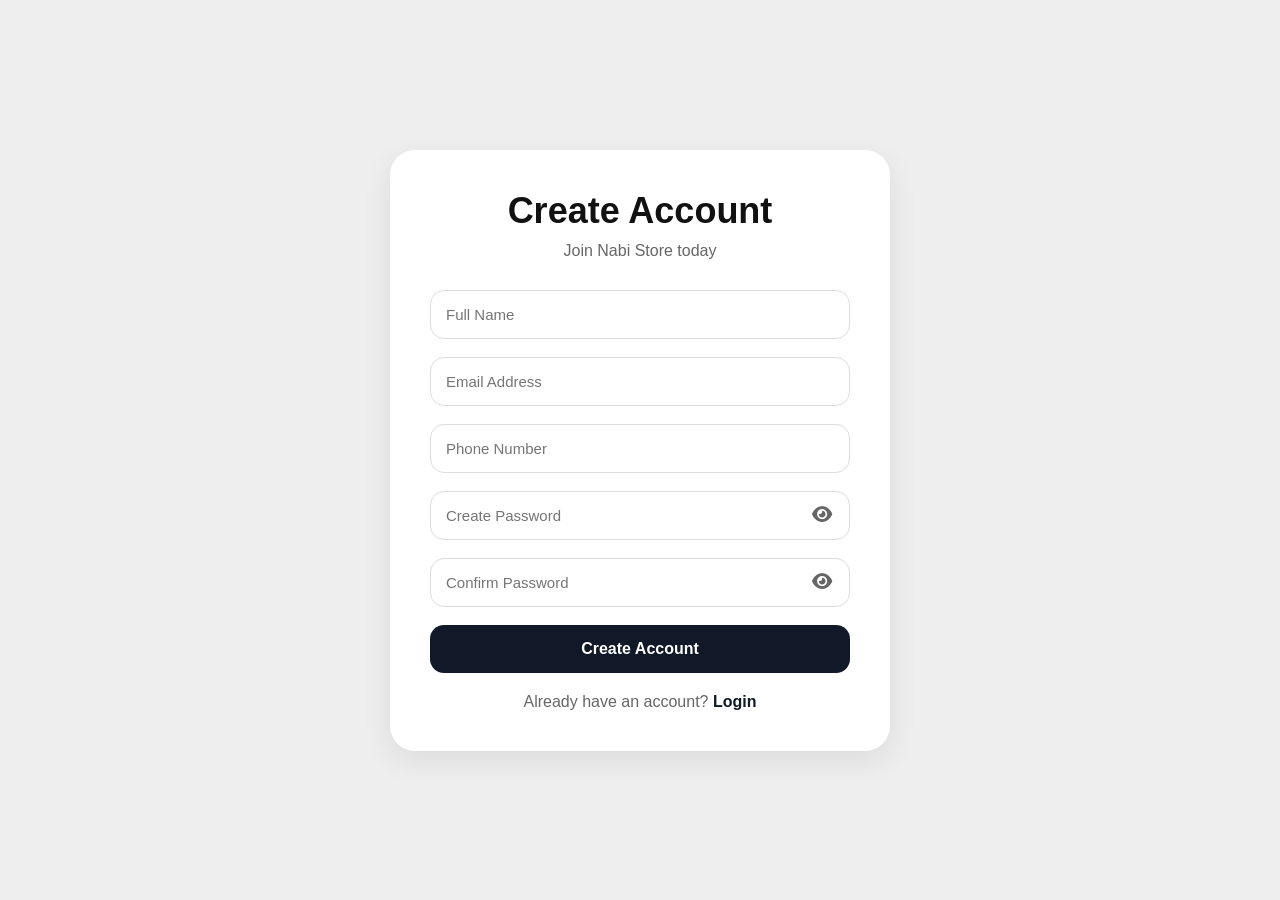
<file: signup.html>
<!doctype html>
<html lang="en">
  <head>
    <meta charset="UTF-8" />
    <meta name="viewport" content="width=device-width, initial-scale=1.0" />
    <title>Signup - Nabi Store</title>

    <link rel="stylesheet" href="style.css" />
    <link
      rel="stylesheet"
      href="https://cdnjs.cloudflare.com/ajax/libs/font-awesome/6.5.1/css/all.min.css"
    />
    <style>
      .auth-page {
        min-height: 100vh;
        display: flex;
        justify-content: center;
        align-items: center;
        padding: 40px 20px;
      }

      .auth-container {
        width: 100%;
        max-width: 500px;
        background: white;
        padding: 40px;
        border-radius: 25px;
        box-shadow: 0 10px 30px rgba(0, 0, 0, 0.08);
      }

      .auth-container h1 {
        text-align: center;
        margin-bottom: 10px;
        font-size: 36px;
      }

      .auth-container p {
        text-align: center;
        color: #666;
        margin-bottom: 30px;
      }

      .auth-form {
        display: flex;
        flex-direction: column;
        gap: 18px;
      }

      .auth-form input {
        width: 100%;
        padding: 15px;
        border: 1px solid #ddd;
        border-radius: 14px;
        outline: none;
        font-size: 15px;
      }

      .auth-form input:focus {
        border-color: #111827;
      }

      .auth-btn {
        background: #111827;
        color: white;
        border: none;
        padding: 15px;
        border-radius: 14px;
        cursor: pointer;
        font-size: 16px;
        font-weight: 600;
      }

      .auth-btn:hover {
        background: black;
      }

      .auth-bottom {
        margin-top: 20px;
        text-align: center;
        color: #666;
      }

      .auth-bottom a {
        color: #111827;
        font-weight: 700;
        text-decoration: none;
      }

      @media (max-width: 768px) {
        .auth-container {
          padding: 30px 20px;
        }

        .auth-container h1 {
          font-size: 30px;
        }
      }
    </style>
  </head>
  <div id="auth-toast"></div>
  <body>
    <div class="auth-page">
      <div class="auth-container">
        <h1>Create Account</h1>
        <p>Join Nabi Store today</p>

        <form class="auth-form" onsubmit="signupUser(event)">
          <input type="text" id="name" placeholder="Full Name" required />
          <input type="email" id="email" placeholder="Email Address" required />
          <input type="tel" id="phone" placeholder="Phone Number" required />

          <div class="password-box">
            <input
              type="password"
              id="password"
              placeholder="Create Password"
              required
            />

            <i
              class="fa-solid fa-eye"
              id="togglePassword"
              onclick="togglePassword()"
            ></i>
          </div>

          <div class="password-box">
            <input
              type="password"
              id="confirmPassword"
              placeholder="Confirm Password"
              required
            />

            <i
              class="fa-solid fa-eye"
              id="toggleConfirmPassword"
              onclick="toggleConfirmPassword()"
            ></i>
          </div>
          <button class="auth-btn">Create Account</button>
        </form>
        <div class="auth-bottom">
          Already have an account?
          <a href="login.html">Login</a>
        </div>
      </div>
    </div>

    <script>
      function togglePassword() {
        const password = document.getElementById("password");
        const icon = document.getElementById("togglePassword");
        if (password.type === "password") {
          password.type = "text";
          icon.classList.remove("fa-eye");
          icon.classList.add("fa-eye-slash");
        } else {
          password.type = "password";
          icon.classList.remove("fa-eye-slash");
          icon.classList.add("fa-eye");
        }
      }

      function toggleConfirmPassword() {
        const confirmPassword = document.getElementById("confirmPassword");
        const icon = document.getElementById("toggleConfirmPassword");
        if (confirmPassword.type === "password") {
          confirmPassword.type = "text";
          icon.classList.remove("fa-eye");
          icon.classList.add("fa-eye-slash");
        } else {
          confirmPassword.type = "password";
          icon.classList.remove("fa-eye-slash");
          icon.classList.add("fa-eye");
        }
      }

      function showToast(message, type = "success") {
        const toast = document.getElementById("auth-toast");
        toast.innerText = message;
        toast.className = "";
        toast.classList.add(type);
        toast.classList.add("show");

        setTimeout(() => {
          toast.classList.remove("show");
        }, 2500);
      }

      function signupUser(event) {
        event.preventDefault();

        const name = document.getElementById("name").value.trim();

        const email = document.getElementById("email").value.trim();

        const phone = document.getElementById("phone").value.trim();

        const password = document.getElementById("password").value.trim();

        const emailPattern = /^[^\s@]+@[^\s@]+\.[^\s@]+$/;

        if (!emailPattern.test(email)) {
          showToast("Enter a valid email address", "error");
          return;
        }

        const phonePattern = /^[6-9]\d{9}$/;

        if (!phonePattern.test(phone)) {
          showToast("Enter valid 10 digit phone number", "error");
          return;
        }

        if (password.length < 6) {
          showToast("Password must be at least 6 characters", "error");
          return;
        }
        const confirmPassword = document
          .getElementById("confirmPassword")
          .value.trim();

        if (password !== confirmPassword) {
          showToast("Passwords do not match", "error");
          return;
        }

        let users = JSON.parse(localStorage.getItem("nabiUsers")) || [];

        const emailExists = users.find((user) => user.email === email);

        if (emailExists) {
          showToast("Email already registered", "warning");
          return;
        }

        const user = {
          name,
          email,
          phone,
          password,
        };

        users.push(user);

        localStorage.setItem("nabiUsers", JSON.stringify(users));

        showToast("Account Created Successfully!");

        setTimeout(() => {
          window.location.href = "login.html";
        }, 1500);
      }
    </script>
  </body>
</html>
</file>
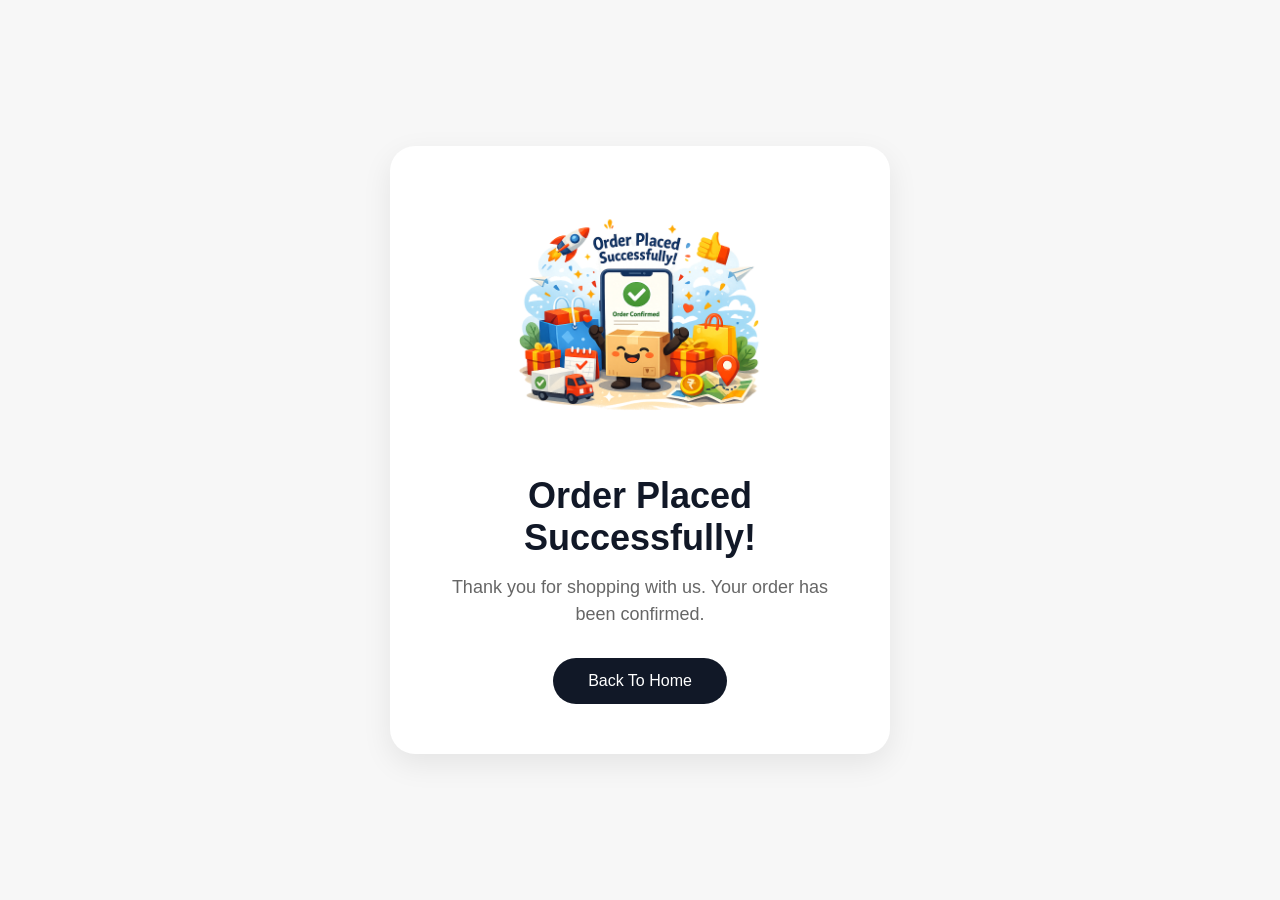
<file: success.html>
<!doctype html>
<html lang="en">
  <head>
    <meta charset="UTF-8" />
    <meta name="viewport" content="width=device-width, initial-scale=1.0" />
    <title>Order Placed</title>

    <style>
      * {
        margin: 0;
        padding: 0;
        box-sizing: border-box;
      }

      body {
        font-family: -apple-system, BlinkMacSystemFont, sans-serif;
        background: #f7f7f7;
        height: 100vh;
        display: flex;
        justify-content: center;
        align-items: center;
      }

      .success-container {
        background: white;
        padding: 50px 40px;
        border-radius: 25px;
        text-align: center;
        width: 90%;
        max-width: 500px;
        box-shadow: 0 10px 30px rgba(0, 0, 0, 0.08);
      }

      .success-container img {
        width: 250px;
        margin-bottom: 25px;
      }

      .success-container h1 {
        font-size: 36px;
        color: #111827;
        margin-bottom: 15px;
      }

      .success-container p {
        color: #666;
        font-size: 18px;
        margin-bottom: 30px;
        line-height: 1.5;
      }

      .home-btn {
        background: #111827;
        color: white;
        border: none;
        padding: 14px 35px;
        border-radius: 40px;
        font-size: 16px;
        cursor: pointer;
        transition: 0.3s;
      }

      .home-btn:hover {
        background: black;
      }

      @media (max-width: 600px) {
        .success-container {
          padding: 35px 20px;
        }

        .success-container img {
          width: 180px;
        }

        .success-container h1 {
          font-size: 28px;
        }

        .success-container p {
          font-size: 16px;
        }
      }
    </style>
  </head>
  <body>
    <div class="success-container">
      <img src="images/success.png" />
      <h1>Order Placed Successfully!</h1>
      <p>Thank you for shopping with us. Your order has been confirmed.</p>
      <button class="home-btn" onclick="goHome()">Back To Home</button>
    </div>

    <script>
      function goHome() {
        window.location.href = "index.html";
      }
    </script>
  </body>
</html>
</file>
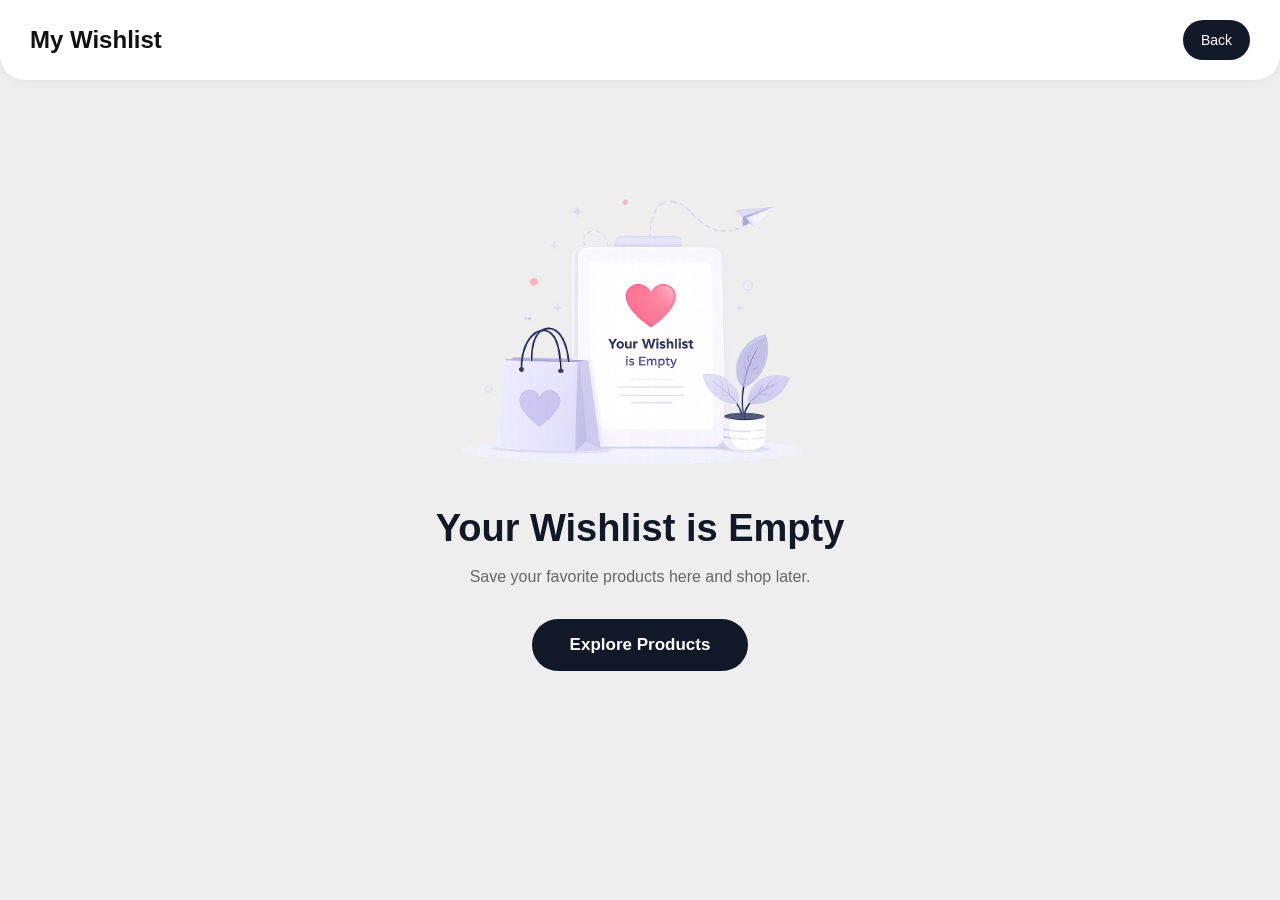
<file: wishlist.html>
<!doctype html>
<html lang="en">
  <head>
    <title>Wishlist</title>
    <link rel="stylesheet" href="style.css" />
    <link
      rel="stylesheet"
      href="https://cdnjs.cloudflare.com/ajax/libs/font-awesome/6.5.1/css/all.min.css"
    />
  </head>
  <body>
    <header class="top-header">
      <h2>My Wishlist</h2>
      <button class="wishlist-btn" onclick="goHome()">Back</button>
    </header>

    <section class="products-main">
      <div id="wishlist"></div>
    </section>

    <script>
      const loggedEmail = localStorage.getItem("loggedUserEmail") || "guest";
      const CART_KEY = `cart_${loggedEmail}`;
      const WISHLIST_KEY = `wishlist_${loggedEmail}`;
      const wishlist = JSON.parse(localStorage.getItem(WISHLIST_KEY)) || [];
      const container = document.getElementById("wishlist");
      if (wishlist.length === 0) {
        container.innerHTML = `
    <div class="empty-cart">
        <img style="Width:570px;"
        src="images/emptywishlist.png"
        alt="Empty Wishlist">

        <h2>Your Wishlist is Empty</h2>
        <p>
            Save your favorite products here and shop later.
        </p>
        <button onclick="goHome()" class="continue-btn">
            Explore Products
        </button>
    </div>
    `;
      } else {
        wishlist.forEach((product) => {
          const stars = getStars(product.rating);
          container.innerHTML += `
            <div class="product" onclick="viewProduct(${product.id})">
                <img src="${product.image}">
                <h3 style="margin-top:20px;">${product.name}</h3>
                <div class="price-row" style="margin-top:12px;">
                    <h2 style="font-size:30px;">₹${product.price}</h2>
                    <span class="old-price">
                        ₹${product.oldPrice}
                    </span>
                </div>
                <span class="discount" >
                     ${product.discount}% OFF
                </span>
                <div class="rating-row" style="margin-top:5px;">
                    <div class="stars">${stars}</div>
                        <span style="font-size:14px;">${product.rating}</span>
                        <span style="font-size:14px;">(${product.reviews} Reviews)</span>
                </div>
                <button class="move-btn" onclick="event.stopPropagation(); moveToCart(${product.id})">
                    Move to Cart
                </button>
                <button class="remove-btn" onclick="event.stopPropagation(); removeFromWishlist(${product.id})">
                    Remove from Wishlist
                </button>
            </div>
        `;
        });
      }

      function getStars(rating) {
        const fullStars = Math.floor(rating);
        const hasHalfStar = rating % 1 !== 0;
        let stars = "";
        for (let i = 0; i < fullStars; i++) {
          stars += `<i class="fa-solid fa-star"></i>`;
        }
        if (hasHalfStar) {
          stars += `<i class="fa-solid fa-star-half-stroke"></i>`;
        }
        return stars;
      }
      function viewProduct(id) {
        window.location.href = `product.html?id=${id}`;
      }

      function removeFromWishlist(id) {
        let wishlist = JSON.parse(localStorage.getItem(WISHLIST_KEY)) || [];
        wishlist = wishlist.filter((item) => item.id !== id);
        localStorage.setItem(WISHLIST_KEY, JSON.stringify(wishlist));
        location.reload();
      }

      function getCart() {
        return JSON.parse(localStorage.getItem(CART_KEY)) || [];
      }

      function saveCart(cart) {
        localStorage.setItem(CART_KEY, JSON.stringify(cart));
      }
      function moveToCart(id) {
        let wishlist = JSON.parse(localStorage.getItem(WISHLIST_KEY)) || [];
        let cart = getCart();
        const product = wishlist.find((item) => item.id === id);
        const existing = cart.find((item) => item.id === id);
        if (existing) {
          existing.quantity += 1;
        } else {
          cart.push({ ...product, quantity: 1 });
        }
        wishlist = wishlist.filter((item) => item.id !== id);
        localStorage.setItem(WISHLIST_KEY, JSON.stringify(wishlist));
        saveCart(cart);
        location.reload();
      }

      function goHome() {
        window.location.href = "index.html";
      }
    </script>
  </body>
</html>
</file>
<file: style.css>
* {
  margin: 0;
  padding: 0;
  box-sizing: border-box;
}
body {
  font-family: -apple-system, BlinkMacSystemFont, sans-serif;
  background: #efeeee;
  color: #111;
}

.top-header {
  display: flex;
  align-items: center;
  justify-content: space-between;
  gap: 20px;
  flex-wrap: wrap;
  padding: 20px 30px;
  background: white;
  border-radius: 0 0 25px 25px;
  box-shadow: 0 2px 10px rgba(0, 0, 0, 0.05);
  position: sticky;
  top: 0;
  z-index: 100;
}

.logo {
  font-size: 28px;
  font-weight: 800;
}

.logo .black {
  color: black;
}

.logo .orange {
  color: #ff8c1a;
}

.search-box {
  flex: 1;
  max-width: 500px;
  position: relative;
}

.search-box input {
  width: 100%;
  padding: 14px 50px 14px 20px;
  border-radius: 40px;
  border: 1px solid #ddd;
  outline: none;
  font-size: 15px;
  background: #fafafa;
}

.search-box input:focus {
  border: 1px solid #ff8c1a;
}

.search-icon {
  position: absolute;
  right: 18px;
  top: 50%;
  transform: translateY(-50%);
  font-size: 20px;
  color: #555;
}

.header-buttons {
  display: flex;
  align-items: center;
  gap: 12px;
}
.orders-btn,
.wishlist-btn,
.cart-btn,
.product-btn {
  border: none;
  background: #111827;
  color: white;
  padding: 12px 18px;
  border-radius: 30px;
  cursor: pointer;
  font-size: 14px;
  transition: 0.3s;
}
.logout-btn {
  border: none;
  background: #111827;
  color: white;
  padding: 12px 18px;
  border-radius: 30px;
  cursor: pointer;
  font-size: 14px;
  transition: 0.3s;
  margin-left: 12px;
}

.wishlist-btn:hover,
.cart-btn:hover,
.product-btn:hover {
  background: black;
}

.hero-banner {
  width: 100%;
  min-height: 600px;
  background: #f8f3ed;
  display: flex;
  align-items: center;
  justify-content: space-between;
  padding: 70px;
  padding-top: 50px;
  overflow: hidden;
}

.hero-content {
  width: 50%;
}

.small-text {
  color: #ff7a00;
  font-size: 18px;
  font-weight: 700;
  letter-spacing: 1px;
  margin-bottom: 15px;
}

.hero-content h1 {
  font-size: 77px;
  line-height: 1.05;
  font-weight: 800;
  color: #000;
}

.hero-desc {
  margin-top: 25px;
  font-size: 24px;
  color: #555;
  line-height: 1.5;
  max-width: 600px;
}

.shop-btn {
  margin-top: 30px;
  background: #111827;
  color: white;
  border: none;
  padding: 16px 40px;
  border-radius: 50px;
  font-size: 19px;
  cursor: pointer;
  transition: 0.3s;
}

.shop-btn:hover {
  background: black;
}

.hero-features {
  display: flex;
  gap: 40px;
  flex-wrap: wrap;
  margin-top: 50px;
}

.hero-features h4 {
  margin-bottom: 5px;
}

.hero-features p {
  color: #666;
  font-size: 14px;
}

.hero-image {
  width: 50%;
  display: flex;
  justify-content: center;
}

.hero-image img {
  width: 100%;
  max-width: 700px;
  object-fit: contain;
}

.categories {
  display: flex;
  gap: 10px;
  overflow: auto;
  padding: 25px 30px;
}

.category {
  background: white;
  padding: 16px 18px;
  border-radius: 14px;
  cursor: pointer;
  font-weight: 600;
  min-width: 150px;
  text-align: center;
  align-items: center;
  transition: 0.3s;
}

.category:hover {
  background: #111;
  color: white;
}

.products-main {
  padding: 20px;
  max-width: 1500px;
  margin: auto;
}

#products-section {
  scroll-margin-top: 100px;
}

#product-list {
  display: grid;
  grid-template-columns: repeat(auto-fit, minmax(260px, 260px));
  justify-content: center;
  gap: 40px;
}

.rating-row {
  display: flex;
  align-items: center;
  gap: 6px;
  margin-bottom: 10px;
  flex-wrap: wrap;
}

.price-row {
  display: flex;
  align-items: center;
  flex-wrap: wrap;
}

.price-row h2 {
  font-size: 20px;
}

.old-price {
  text-decoration: line-through;
  color: #888;
  font-size: 13px;
}

.discount {
  color: green;
  font-weight: 700;
  font-size: 12px;
}

#cart-container {
  display: grid;
  grid-template-columns: repeat(auto-fit, minmax(260px, 260px));
  justify-content: center;
  gap: 40px;
}
#cart-container:has(.empty-cart) {
  display: block;
  width: 100%;
}
#wishlist {
  display: grid;
  grid-template-columns: repeat(auto-fit, minmax(260px, 260px));
  justify-content: center;
  gap: 40px;
}

.product {
  width: 260px;
  background: white;
  border-radius: 18px;
  padding: 20px;
  position: relative;
  transition: 0.3s;
  box-shadow: 0 2px 12px rgba(0, 0, 0, 0.08);
}

.product:hover {
  transform: translateY(-5px);
}

.product img {
  width: 100%;
  height: 210px;
  object-fit: contain;
  display: block;
}

.product h3 {
  font-size: 17px;
  margin-top: 15px;
  font-weight: 500;
}

.product p {
  margin-top: 8px;
}

.price {
  font-size: 19px;
  font-weight: 700;
}

.stars {
  margin-top: 1px;
  font-size: 10px;
  color: #f59e0b;
  display: flex;
  gap: 2px;
}

.add-btn,
.move-btn,
.remove-btn {
  width: 100%;
  padding: 10px;
  border: none;
  border-radius: 10px;
  margin-top: 10px;
  cursor: pointer;
  transition: 0.3s;
}

.add-btn,
.move-btn {
  background: #111827;
  color: white;
}

.add-btn:hover,
.move-btn:hover {
  background: black;
}

.remove-btn {
  background: #eee;
}

.remove-btn:hover {
  background: #ddd;
}

.wishlist {
  position: absolute;
  top: 15px;
  right: 15px;
  font-size: 20px;
  cursor: pointer;
  transition: 0.3s;
}
#wishlist:has(.empty-cart) {
  display: block;
  width: 100%;
}

.wishlist:hover {
  transform: scale(1.2);
}

.quantity {
  display: flex;
  justify-content: center;
  align-items: center;
  gap: 12px;
  margin-top: 20px;
}

.quantity button {
  border: none;
  background: #ddd;
  padding: 5px 10px;
  border-radius: 5px;
  cursor: pointer;
}

.quantity span {
  font-weight: 700;
}

.details-card {
  max-width: 1100px;
  margin: 50px auto;
  background: white;
  border-radius: 20px;
  padding: 40px;
  display: flex;
  gap: 50px;
}

.details-img {
  width: 400px;
  object-fit: contain;
}

.details-info {
  flex: 1;
}

.details-info h1 {
  font-size: 34px;
}

.details-info .price {
  margin: 15px 0;
}

.details-info ul {
  margin-top: 20px;
  padding-left: 20px;
}

.details-info li {
  margin-bottom: 10px;
}

.checkout-btn {
  margin-top: 10px;
  padding: 12px 30px;
  border: none;
  border-radius: 15px;
  background: #111827;
  color: white;
  cursor: pointer;
  font-size: 16px;
}

#toast {
  visibility: hidden;
  position: fixed;
  bottom: 30px;
  left: 50%;
  transform: translateX(-50%);
  background: #111;
  color: white;
  padding: 12px 20px;
  border-radius: 10px;
  z-index: 999;
}

#toast.show {
  visibility: visible;
}

footer {
  background: #111;
  color: white;
  text-align: center;
  padding: 35px;
  margin-top: 50px;
}

@media (max-width: 1000px) {
  .hero-banner {
    flex-direction: column;
    text-align: center;
    padding: 50px 25px;
  }

  .hero-content {
    width: 100%;
  }

  .hero-image {
    width: 100%;
    margin-top: 40px;
  }

  .hero-content h1 {
    font-size: 55px;
  }

  .hero-desc {
    font-size: 20px;
    margin: auto;
    margin-top: 20px;
  }

  .hero-features {
    justify-content: center;
  }

  .details-card {
    flex-direction: column;
    align-items: center;
  }
}

@media (max-width: 768px) {
  .top-header {
    flex-direction: column;
    align-items: stretch;
  }

  .search-box {
    max-width: 100%;
  }

  .header-buttons {
    justify-content: center;
  }

  .hero-content h1 {
    font-size: 42px;
  }

  .hero-desc {
    font-size: 18px;
  }

  .hero-features {
    gap: 20px;
  }

  .categories {
    padding: 20px;
  }

  .products-main {
    padding: 20px;
  }

  #product-list,
  #cart-container,
  #wishlist {
    grid-template-columns: 1fr;
  }

  .product {
    width: 100%;
    max-width: 100%;
  }

  .details-img {
    width: 100%;
  }

  .details-card {
    padding: 25px;
  }

  .checkout-btn {
    width: 90%;
  }
}

.empty-cart {
  width: 100%;
  min-height: 70vh;
  display: flex;
  flex-direction: column;
  align-items: center;
  justify-content: center;
  text-align: center;
  padding: 20px;
}

.empty-cart img {
  width: 450px;
  max-width: 100%;
  margin-bottom: 25px;
  margin-top: 25px;
}

.empty-cart h2 {
  font-size: 38px;
  line-height: 1.1;
  color: #111827;
  margin-bottom: 15px;
  font-weight: 800;
}

.empty-cart p {
  color: #666;
  font-size: 16px;
  max-width: 420px;
  line-height: 1.5;
  margin-bottom: 30px;
}

.continue-btn {
  background: #111827;
  color: white;
  border: none;
  padding: 16px 38px;
  border-radius: 50px;
  font-size: 17px;
  cursor: pointer;
  transition: 0.3s;
  font-weight: 600;
}

.continue-btn:hover {
  background: black;
  transform: translateY(-2px);
}

.total-text {
  text-align: center;
  margin-top: 5px;
  font-size: 27px;
}

.checkout-wrapper {
  text-align: center;
}

@media (max-width: 768px) {
  .empty-cart h2 {
    font-size: 38px;
  }

  .empty-cart p {
    font-size: 17px;
  }

  .empty-cart img {
    width: 240px;
  }

  .total-text {
    font-size: 30px;
  }
}

.details-container {
  max-width: 1400px;
  margin: 40px auto;
  background: white;
  border-radius: 25px;
  padding: 40px;
  display: grid;
  grid-template-columns: 1fr 1fr;
  gap: 50px;
}

.details-left {
  position: sticky;
  top: 100px;
  height: fit-content;
}

.details-image {
  width: 100%;
  height: 500px;
  object-fit: contain;
}

.tags {
  display: flex;
  gap: 10px;
  margin-top: 20px;
  flex-wrap: wrap;
}

.tag {
  background: #111827;
  color: white;
  padding: 8px 14px;
  border-radius: 30px;
  font-size: 13px;
}

.brand {
  color: #777;
  margin-bottom: 10px;
}

.details-right h1 {
  font-size: 42px;
  line-height: 1.2;
}

.rating-row {
  display: flex;
  align-items: center;
  gap: 10px;
  margin-top: 15px;
}

.stars {
  color: #f59e0b;
  display: flex;
  gap: 3px;
}

.price-row {
  display: flex;
  align-items: center;
  gap: 15px;
  margin-top: 20px;
}

.price-row h2 {
  font-size: 40px;
}

.old-price {
  text-decoration: line-through;
  color: #888;
}

.discount {
  color: green;
  font-weight: 700;
}

.description {
  margin-top: 20px;
  color: #555;
  line-height: 1.7;
}

.stock {
  margin-top: 15px;
  color: green;
  font-weight: 700;
}

.box {
  margin-top: 35px;
}

.box h3 {
  margin-bottom: 15px;
}

.box ul {
  padding-left: 20px;
}

.box li {
  margin-bottom: 10px;
}

table {
  width: 100%;
  border-collapse: collapse;
}

table td {
  border: 1px solid #ddd;
  padding: 12px;
}

.options {
  display: flex;
  gap: 12px;
  flex-wrap: wrap;
}

.options button {
  border: none;
  padding: 12px 18px;
  border-radius: 10px;
  background: #eee;
  cursor: pointer;
}

.options button:hover {
  background: #111827;
  color: white;
}

.info-box {
  margin-top: 30px;
  padding: 20px;
  background: #f8f8f8;
  border-radius: 15px;
}

.buttons {
  display: flex;
  gap: 15px;
  margin-top: 40px;
}

.buttons button {
  flex: 1;
  padding: 16px;
  border: none;
  border-radius: 12px;
  cursor: pointer;
  font-size: 16px;
  font-weight: 700;
  background-color: #f59e0b;
}
.buttons button:hover {
  background-color: #f6f5f5;
}
.extra-section {
  max-width: 1400px;
  margin: 30px auto;
  background: white;
  padding: 40px;
  border-radius: 25px;
}

.extra-section h2 {
  margin-bottom: 25px;
  font-size: 32px;
}

.faq-item,
.review-card {
  padding: 20px;
  border-radius: 16px;
  background: #fafafa;
  margin-bottom: 18px;
  border: 1px solid #eee;
}

.review-card h4 {
  margin-bottom: 10px;
}

.review-card p {
  margin-top: 8px;
  color: #555;
  line-height: 1.6;
}
@media (max-width: 900px) {
  .details-container {
    grid-template-columns: 1fr;
  }

  .details-right h1 {
    font-size: 32px;
  }

  .price-row h2 {
    font-size: 32px;
  }

  .buttons {
    flex-direction: column;
  }

  .details-image {
    height: 350px;
  }
}

@media (max-width: 1024px) {
  .top-header {
    padding: 18px 20px;
    gap: 15px;
  }

  .logo {
    font-size: 24px;
  }

  .search-box {
    max-width: 100%;
  }

  .wishlist-btn,
  .cart-btn,
  .product-btn {
    padding: 10px 15px;
    font-size: 13px;
  }

  .hero-banner {
    padding: 50px 30px;
    gap: 30px;
  }

  .hero-content h1 {
    font-size: 52px;
  }

  .hero-desc {
    font-size: 20px;
  }

  .hero-image img {
    max-width: 500px;
  }

  .categories {
    gap: 12px;
    padding: 20px;
  }

  .category {
    min-width: 130px;
    font-size: 14px;
    padding: 14px;
  }

  #product-list,
  #cart-container,
  #wishlist {
    grid-template-columns: repeat(auto-fit, minmax(230px, 230px));
    gap: 25px;
  }

  .product {
    width: 230px;
    padding: 16px;
  }

  .product img {
    height: 180px;
  }

  .details-container {
    grid-template-columns: 1fr;
    gap: 30px;
    padding: 30px;
    margin: 25px 15px;
  }

  .details-left {
    position: static;
  }

  .details-image {
    height: 400px;
  }

  .details-right h1 {
    font-size: 34px;
  }

  .price-row h2 {
    font-size: 34px;
  }

  .extra-section {
    margin: 20px 15px;
    padding: 30px;
  }

  .extra-section h2 {
    font-size: 28px;
  }

  .buttons {
    flex-direction: row;
  }

  .details-card {
    margin: 25px 15px;
    padding: 30px;
  }

  .empty-cart img {
    width: 320px;
  }
}

@media (max-width: 768px) {
  body {
    overflow-x: hidden;
  }

  .top-header {
    flex-direction: column;
    align-items: stretch;
    padding: 15px;
    border-radius: 0 0 18px 18px;
  }

  .logo {
    text-align: center;
    font-size: 24px;
  }

  .search-box {
    width: 100%;
    max-width: 100%;
  }

  .search-box input {
    padding: 12px 45px 12px 15px;
    font-size: 14px;
  }

  .search-icon {
    right: 15px;
    font-size: 18px;
  }

  .header-buttons {
    width: 100%;
    justify-content: center;
    flex-wrap: wrap;
    gap: 10px;
  }

  .wishlist-btn,
  .cart-btn,
  .product-btn {
    flex: 1;
    min-width: 120px;
    padding: 12px;
    font-size: 13px;
  }

  .hero-banner {
    flex-direction: column;
    text-align: center;
    padding: 35px 18px;
    min-height: auto;
  }

  .hero-content {
    width: 100%;
  }

  .hero-image {
    width: 100%;
    margin-top: 30px;
  }

  .hero-image img {
    max-width: 100%;
  }

  .small-text {
    font-size: 15px;
  }

  .hero-content h1 {
    font-size: 36px;
    line-height: 1.2;
  }

  .hero-desc {
    font-size: 16px;
    line-height: 1.6;
    margin-top: 15px;
  }

  .shop-btn {
    width: 100%;
    padding: 14px;
    font-size: 16px;
  }

  .hero-features {
    justify-content: center;
    gap: 20px;
    margin-top: 35px;
  }

  .hero-features h4 {
    font-size: 15px;
  }

  .hero-features p {
    font-size: 13px;
  }

  .categories {
    padding: 15px;
    gap: 10px;
  }

  .category {
    min-width: 120px;
    font-size: 13px;
    padding: 12px;
  }

  .products-main {
    padding: 15px;
  }

  #product-list,
  #cart-container,
  #wishlist {
    grid-template-columns: 1fr;
    gap: 20px;
  }

  .product {
    width: 100%;
    max-width: 100%;
    padding: 18px;
  }

  .product img {
    height: 220px;
  }

  .product h3 {
    font-size: 16px;
  }

  .price-row h2 {
    font-size: 24px !important;
  }

  .old-price {
    font-size: 12px;
  }

  .discount {
    font-size: 11px;
  }

  .rating-row {
    gap: 5px;
  }

  .stars {
    font-size: 10px;
  }

  .quantity {
    gap: 10px;
  }

  .quantity button {
    padding: 6px 12px;
    font-size: 15px;
  }

  .details-container {
    grid-template-columns: 1fr;
    padding: 20px;
    margin: 15px;
    border-radius: 18px;
    gap: 25px;
  }

  .details-left {
    position: static;
  }

  .details-image {
    width: 100%;
    height: 280px;
  }

  .tags {
    justify-content: center;
  }

  .tag {
    font-size: 12px;
    padding: 7px 12px;
  }

  .details-right h1 {
    font-size: 28px;
  }

  .description {
    font-size: 15px;
    line-height: 1.6;
  }

  .box {
    margin-top: 25px;
  }

  .box h3 {
    font-size: 20px;
  }

  table td {
    font-size: 14px;
    padding: 10px;
  }

  .buttons {
    flex-direction: column;
    gap: 12px;
  }

  .buttons button {
    width: 100%;
    padding: 15px;
    font-size: 15px;
  }

  .extra-section {
    margin: 15px;
    padding: 20px;
    border-radius: 18px;
  }

  .extra-section h2 {
    font-size: 24px;
    margin-bottom: 20px;
  }

  .faq-item,
  .review-card {
    padding: 15px;
  }

  .review-card p,
  .faq-item p {
    font-size: 14px;
  }

  .details-card {
    flex-direction: column;
    padding: 20px;
    margin: 15px;
    gap: 25px;
  }

  .details-img {
    width: 100%;
  }

  .details-info h1 {
    font-size: 28px;
  }

  .empty-cart {
    min-height: 60vh;
    padding: 20px 15px;
  }

  .empty-cart img {
    width: 220px;
  }

  .empty-cart h2 {
    font-size: 28px;
  }

  .empty-cart p {
    font-size: 15px;
  }

  .continue-btn {
    width: 100%;
    max-width: 280px;
    padding: 14px;
    font-size: 15px;
  }

  .total-text {
    font-size: 24px;
  }

  .checkout-wrapper {
    padding: 0 15px 20px;
  }

  .checkout-btn {
    width: 100%;
    padding: 14px;
    font-size: 15px;
  }

  footer {
    padding: 25px 15px;
    font-size: 14px;
  }
}

@media (max-width: 480px) {
  .hero-content h1 {
    font-size: 30px;
  }

  .hero-desc {
    font-size: 15px;
  }

  .details-right h1 {
    font-size: 24px;
  }

  .price-row h2 {
    font-size: 22px !important;
  }

  .extra-section h2 {
    font-size: 22px;
  }

  .category {
    min-width: 110px;
    font-size: 12px;
  }

  .wishlist-btn,
  .cart-btn,
  .product-btn {
    font-size: 12px;
    padding: 10px;
  }

  .buttons button {
    font-size: 14px;
  }

  .product img {
    height: 200px;
  }

  .details-image {
    height: 240px;
  }

  .empty-cart h2 {
    font-size: 24px;
  }

  .empty-cart img {
    width: 180px;
  }

  .checkout-btn {
    font-size: 14px;
  }
}

.details-header-buttons {
  margin-left: auto;
}

@media (max-width: 1024px) {
  .details-header-buttons {
    margin-left: 0;
    width: 100%;
    justify-content: center;
  }
}

@media (max-width: 768px) {
  .details-header-buttons {
    flex-wrap: wrap;
    gap: 10px;
  }
}

#user-name {
  display: flex;
  align-items: center;
  font-weight: 560;
  color: #111827;
  font-size: 18px;
}

#auth-toast {
  position: fixed;
  top: 30px;
  right: 30px;
  background: #111827;
  color: white;
  padding: 16px 22px;
  border-radius: 14px;
  font-size: 15px;
  font-weight: 600;
  box-shadow: 0 10px 25px rgba(0, 0, 0, 0.15);
  z-index: 9999;
  opacity: 0;
  transform: translateY(-20px);
  pointer-events: none;
  transition: 0.4s ease;
}

#auth-toast.show {
  opacity: 1;
  transform: translateY(0);
}

#auth-toast.success {
  background: #16a34a;
}

#auth-toast.error {
  background: #dc2626;
}

#auth-toast.warning {
  background: #f59e0b;
  color: black;
}

@media (max-width: 768px) {
  #auth-toast {
    top: 20px;
    right: 15px;
    left: 15px;
    width: auto;
    text-align: center;
    font-size: 14px;
    padding: 14px;
  }
}
.password-box {
  position: relative;
  width: 100%;
}

.password-box input {
  width: 100%;
  padding: 15px;
  padding-right: 50px;
  border: 1px solid #ddd;
  border-radius: 14px;
  outline: none;
  font-size: 15px;
}

.password-box i {
  position: absolute;
  right: 18px;
  top: 50%;
  transform: translateY(-50%);
  cursor: pointer;
  color: #666;
  font-size: 18px;
}
</file>
